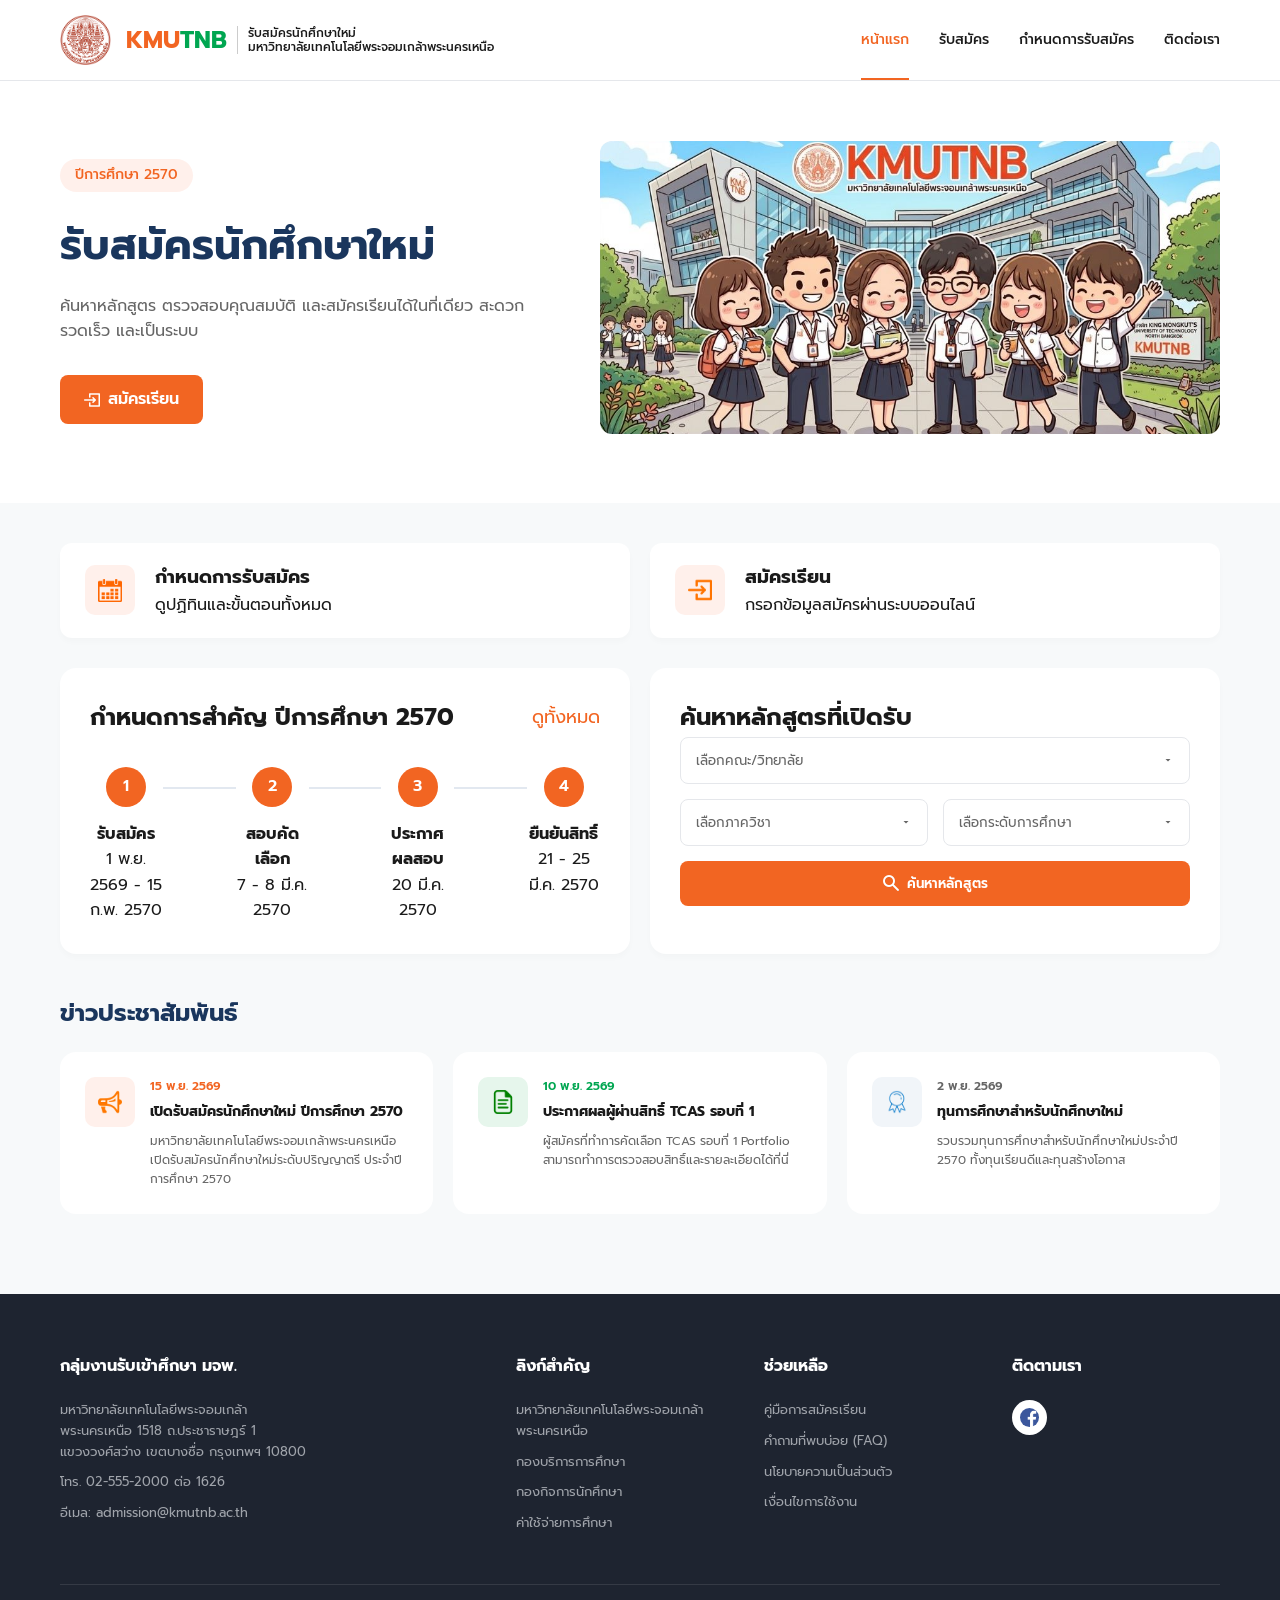
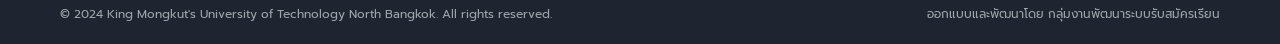
<file: index.html>
<!DOCTYPE html>
<html lang="th">
<head>
    <meta charset="UTF-8">
    <meta name="viewport" content="width=device-width, initial-scale=1.0">
    <title>KMUTNB - รับสมัครนักศึกษาใหม่</title>
    
    <!-- เรียกใช้ฟอนต์ Prompt จาก Google -->
    <link href="https://fonts.googleapis.com/css2?family=Prompt:wght@300;400;500;600;700&display=swap" rel="stylesheet">
    
    <!-- ไฟล์ CSS ของเรา -->
    <link rel="stylesheet" href="css/style.css">
</head>
<body>
    <!-- ================= ส่วนที่ 1: แถบเมนูด้านบน (Header) ================= -->
    <header class="header-menu">
        <div class="container container-header">
            <!-- ส่วนโลโก้ -->
            <div class="logo-box">
                <img src="./images/logo_kmutnb.png" alt="โลโก้ มจพ" class="logo-image">
                <div class="logo-text">
                    <span class="text-orange-large">KMU<span class="text-green-large">TNB</span></span>
                    <div class="text-thai-small">
                        <span>รับสมัครนักศึกษาใหม่</span>
                        <span>มหาวิทยาลัยเทคโนโลยีพระจอมเกล้าพระนครเหนือ</span>
                    </div>
                </div>
            </div>
            
            <!-- ส่วนลิงก์เมนู -->
            <nav class="menu-links">
                <ul>
                    <li><a href="./index.html" class="active">หน้าแรก</a></li>
                    <li><a href="./login.html">รับสมัคร</a></li>
                    <li><a href="./schedule.html">กำหนดการรับสมัคร</a></li>
                    <li><a href="./cont.html">ติดต่อเรา</a></li>
                </ul>
            </nav>
        </div>

    </header>

    <!-- ================= ส่วนที่ 2: แบนเนอร์รูปภาพด้านบน ================= -->
    <section class="banner-section container">
        <!-- ข้อความฝั่งซ้าย -->
        <div class="banner-text">
            <div class="tag-year">ปีการศึกษา 2570</div>
            <h1>รับสมัครนักศึกษาใหม่</h1>
            <p>ค้นหาหลักสูตร ตรวจสอบคุณสมบัติ และสมัครเรียนได้ในที่เดียว สะดวก รวดเร็ว และเป็นระบบ</p>
            
            <a href="./login.html" class="button-orange">
                <!-- เปลี่ยนจากไอคอน FontAwesome เป็นรูปภาพ -->
                <img src="./images/signin.png" alt="icon" class="icon-small"> 
                สมัครเรียน
            </a>
        </div>
        
        <!-- รูปภาพฝั่งขวา -->
        <div class="banner-image">
            <img src="./images/kmutnbAI.png" alt="ภาพตัวการ์ตูนนักศึกษา">
        </div>
    </section>

    <!-- ================= พื้นหลังสีเทาอ่อนสำหรับเนื้อหาหลัก ================= -->
    <div class="background-gray">
        <div class="container">
            
            <!-- ================= ส่วนที่ 3: ปุ่มเมนูด่วน 2 ปุ่ม (Quick Actions) ================= -->
            <div class="quick-menu-row">
                <!-- ปุ่มที่ 1 -->
                <a href="./schedule.html" class="box-quick-menu">
                    <div class="icon-box bg-orange-light">
                        <!-- เปลี่ยนเป็นรูปภาพไอคอนปฏิทิน -->
                        <img src="./images/calander-icon.png" alt="ปฏิทิน" class="icon-image">
                    </div>
                    <div class="text-quick-menu">
                        <h3>กำหนดการรับสมัคร</h3>
                        <p>ดูปฏิทินและขั้นตอนทั้งหมด</p>
                    </div>
                </a>
                
                <!-- ปุ่มที่ 2 -->
                <a href="./login.html" class="box-quick-menu">
                    <div class="icon-box bg-orange-light">
                        <!-- เปลี่ยนเป็นรูปภาพไอคอนแก้ไข/สมัคร -->
                        <img src="./images/signin2.png" alt="สมัครเรียน" class="icon-image">
                    </div>
                    <div class="text-quick-menu">
                        <h3>สมัครเรียน</h3>
                        <p>กรอกข้อมูลสมัครผ่านระบบออนไลน์</p>
                    </div>
                </a>
            </div>

            <!-- ================= ส่วนที่ 4: กล่องข้อมูลหลัก (ไทม์ไลน์ + ค้นหา) ================= -->
            <div class="main-content-row">
                
                <!-- 4.1 กล่องไทม์ไลน์กำหนดการ -->
                <div class="box-content box-timeline">
                    <div class="box-header">
                        <h2>กำหนดการสำคัญ ปีการศึกษา 2570</h2>
                        <a href="./schedule.html" class="link-orange-text">ดูทั้งหมด</a>
                    </div>
                    
                    <div class="timeline-steps">
                        <!-- ขั้นตอนที่ 1 -->
                        <div class="step-item">
                            <div class="circle-number active">1</div>
                            <h4>รับสมัคร</h4>
                            <p>1 พ.ย. 2569 - 15 ก.พ. 2570</p>
                        </div>
                        <div class="line-connect"></div>
                        <!-- ขั้นตอนที่ 2 -->
                        <div class="step-item">
                            <div class="circle-number active">2</div>
                            <h4>สอบคัดเลือก</h4>
                            <p>7 - 8 มี.ค. 2570</p>
                        </div>
                        <div class="line-connect"></div>
                        <!-- ขั้นตอนที่ 3 -->
                        <div class="step-item">
                            <div class="circle-number active">3</div>
                            <h4>ประกาศผลสอบ</h4>
                            <p>20 มี.ค. 2570</p>
                        </div>
                        <div class="line-connect"></div>
                        <!-- ขั้นตอนที่ 4 -->
                        <div class="step-item">
                            <div class="circle-number active">4</div>
                            <h4>ยืนยันสิทธิ์</h4>
                            <p>21 - 25 มี.ค. 2570</p>
                        </div>
                    </div>
                </div>

                <!-- 4.2 กล่องค้นหาหลักสูตร -->
                <div class="box-content box-search">
                    <h2>ค้นหาหลักสูตรที่เปิดรับ</h2>
                    <form action="#" class="form-search">
                        <div class="input-group">
                            <select name="faculty">
                                <option value="">เลือกคณะ/วิทยาลัย</option>
                                <option value="">คณะวิศกรรมศาสตร์</option>
                                <option value="">คณะครุศาสตร์อุตหกรรม</option>
                                <option value="">วิทยาลัยเทคโนโลยีอุตสาหกรรม</option>
                                <option value="">คณะวิทยาศาสตร์ประยุกต์</option>
                                <option value="">คณะอุตหกรรมเกษรตรดิจิทัล</option>
                                <option value="">คณะเทคโนโลยีการจัดการอุตสาหกรรม</option>
                                <option value="">คณะเทคโนโลยีสารสนเทศและนวัตกรรมดิจิทัล</option>
                                <option value="">คณะศิลปศาสตร์ประยุกต์</option>
                                <option value="">บัณฑิตวิทยาลัยวิศวกรรมศาสตร์นานาชาติสิรินธร ไทย-เยอรมัน</option>
                                <option value="">บัณฑิตวิทยาลัย</option>
                                <option value="">คณะสถาปัตยกรรมและการออกแบบ</option>
                                <option value="">คณะวิทยาศาสตร์ พลังงานและสิ่งแวดล้อม</option>
                                <option value="">คณะบริหารธุรกิจ</option>
                                <option value="">วิทยาลัยนานาชาติ</option>
                                <option value="">คณะพัฒนาธุรกิจและอุตสาหกรรม</option>
                                <option value="">คณะบริหารธุรกิจและอุตสาหกรรมบริการ</option>
                                <option value="">อุทยานเทคโนโลยี มจพ. </option>
                            </select>
                        </div>
                        <div class="input-row">
                            <div class="input-group half">
                                <select name="department">
                                    <option value="">เลือกภาควิชา</option>
                                    <option value="">วิศวกรรมการผลิตและหุ่นยนต์</option>
                                    <option value="">วิศวกรรมไฟฟ้าและคอมพิวเตอร์</option>
                                    <option value="">วิศวกรรมเคมี</option>
                                    <option value="">วิศวกรรมขนถ่ายวัสดุและโลจิสติกส์</option>
                                    <option value="">วิศวกรรมเครื่องมือวัดและพลังงานไฟฟ้า</option>
                                    <option value="">วิศวกรรมโยธา</option>
                                    <option value="">วิศวกรรมอุตสากร</option>
                                </select>
                            </div>
                            <div class="input-group half">
                                <select name="level">
                                    <option value="">เลือกระดับการศึกษา</option>
                                    <option value="">ประกาศนียบัตรวิชาชีพ</option>
                                    <option value="">ประกาศนียบัตรวิชาชีพชั้นสูง</option>
                                    <option value="">อนุปริญญา</option>
                                    <option value="">ปริญญาตรี 4 ปี / 5 ปี</option>
                                    <option value="">ปริญญาตรีต่อนเนื่อง 2-3 ปี</option>
                                    <option value="">ปริญญาตรีเทียบโอน 2-3 ปี</option>
                                    <option value="">ประกาศนียบัตรบัณฑิต</option>
                                    <option value="">ปริญญาโท</option>
                                    <option value="">ปริญญาเอก</option>
                                </select>
                            </div>
                        </div>
                        <button type="submit" class="button-orange button-full">
                            <img src="./images/search.png" alt="ค้นหา" class="icon-small"> ค้นหาหลักสูตร
                        </button>
                    </form>
                </div>
                
            </div>

            <!-- ================= ส่วนที่ 5: ข่าวประชาสัมพันธ์ ================= -->
            <div class="news-section">
                <h2>ข่าวประชาสัมพันธ์</h2>
                <div class="news-row">
                    
                    <!-- ข่าวที่ 1 -->
                    <div class="box-news">
                        <div class="icon-box bg-orange-light">
                            <!-- ไอคอนโทรโข่ง -->
                            <img src="./images/megaphone.png" alt="ข่าว" class="icon-image">
                        </div>
                        <div class="news-text">
                            <span class="news-date text-orange">15 พ.ย. 2569</span>
                            <h4>เปิดรับสมัครนักศึกษาใหม่ ปีการศึกษา 2570</h4>
                            <p>มหาวิทยาลัยเทคโนโลยีพระจอมเกล้าพระนครเหนือ เปิดรับสมัครนักศึกษาใหม่ระดับปริญญาตรี ประจำปีการศึกษา 2570</p>
                        </div>
                    </div>
                    
                    <!-- ข่าวที่ 2 -->
                    <div class="box-news">
                        <div class="icon-box bg-green-light">
                            <!-- ไอคอนเอกสาร -->
                            <img src="./images/document.png" alt="เอกสาร" class="icon-image">
                        </div>
                        <div class="news-text">
                            <span class="news-date text-green">10 พ.ย. 2569</span>
                            <h4>ประกาศผลผู้ผ่านสิทธิ์ TCAS รอบที่ 1</h4>
                            <p>ผู้สมัครที่ทำการคัดเลือก TCAS รอบที่ 1 Portfolio สามารถทำการตรวจสอบสิทธิ์และรายละเอียดได้ที่นี่</p>
                        </div>
                    </div>
                    
                    <!-- ข่าวที่ 3 -->
                    <div class="box-news">
                        <div class="icon-box bg-gray-light">
                            <!-- ไอคอนเหรียญรางวัล -->
                            <img src="./images/award-icon.png" alt="ทุนการศึกษา" class="icon-image">
                        </div>
                        <div class="news-text">
                            <span class="news-date text-gray">2 พ.ย. 2569</span>
                            <h4>ทุนการศึกษาสำหรับนักศึกษาใหม่</h4>
                            <p>รวบรวมทุนการศึกษาสำหรับนักศึกษาใหม่ประจำปี 2570 ทั้งทุนเรียนดีและทุนสร้างโอกาส</p>
                        </div>
                    </div>
                    
                </div>
            </div>

        </div>
    </div>

    <!-- ================= ส่วนที่ 6: ด้านล่างสุดของเว็บ (Footer) ================= -->
    <footer class="footer-section">
        <div class="container footer-columns">
            <div class="footer-col info-col">
                <h3>กลุ่มงานรับเข้าศึกษา มจพ.</h3>
                <p>มหาวิทยาลัยเทคโนโลยีพระจอมเกล้า<br>พระนครเหนือ 1518 ถ.ประชาราษฎร์ 1<br>แขวงวงศ์สว่าง เขตบางซื่อ กรุงเทพฯ 10800</p>
                <p>โทร. 02-555-2000 ต่อ 1626</p>
                <p>อีเมล: admission@kmutnb.ac.th</p>
            </div>
            <div class="footer-col">
                <h3>ลิงก์สำคัญ</h3>
                <ul>
                    <p><a href="https://www.kmutnb.ac.th/" target="_blank" rel="noopener noreferrer"> มหาวิทยาลัยเทคโนโลยีพระจอมเกล้าพระนครเหนือ </a></p>
                    <p><a href="https://acdserv.kmutnb.ac.th/" target="_blank" rel="noopener noreferrer">กองบริการการศึกษา</a></p>
                    <p><a href="https://sa.op.kmutnb.ac.th/" target="_blank" rel="noopener noreferrer">กองกิจการนักศึกษา</a></p>
                    <p><a href="https://reg.kmutnb.ac.th/registrar/applogin" target="_blank" rel="noopener noreferrer">ค่าใช้จ่ายการศึกษา</a></p>
                </ul>
            </div>
            <div class="footer-col">
                <h3>ช่วยเหลือ</h3>
                <ul>
                    <p>คู่มือการสมัครเรียน</p>
                    <p>คำถามที่พบบ่อย (FAQ)</p>
                    <p>นโยบายความเป็นส่วนตัว</p>
                    <p>เงื่อนไขการใช้งาน</p>
                </ul>
            </div>
            <div class="footer-col">
                <h3>ติดตามเรา</h3>
                <div class="social-icons">
                    <!-- ไอคอน Social เป็นรูปภาพ -->
                    <a href="https://www.facebook.com/admission.kmutnb" target="_blank" rel="noopener noreferrer"><img src="./images/Facebook_logo.png" alt="Facebook"></a>
                </div>
            </div>
        </div>
        <div class="container">
            <div class="footer-copyright">
                <p>© 2024 King Mongkut's University of Technology North Bangkok. All rights reserved.</p>
                <p>ออกแบบและพัฒนาโดย กลุ่มงานพัฒนาระบบรับสมัครเรียน</p>
            </div>
        </div>
    </footer>

</body>
</html>
</file>
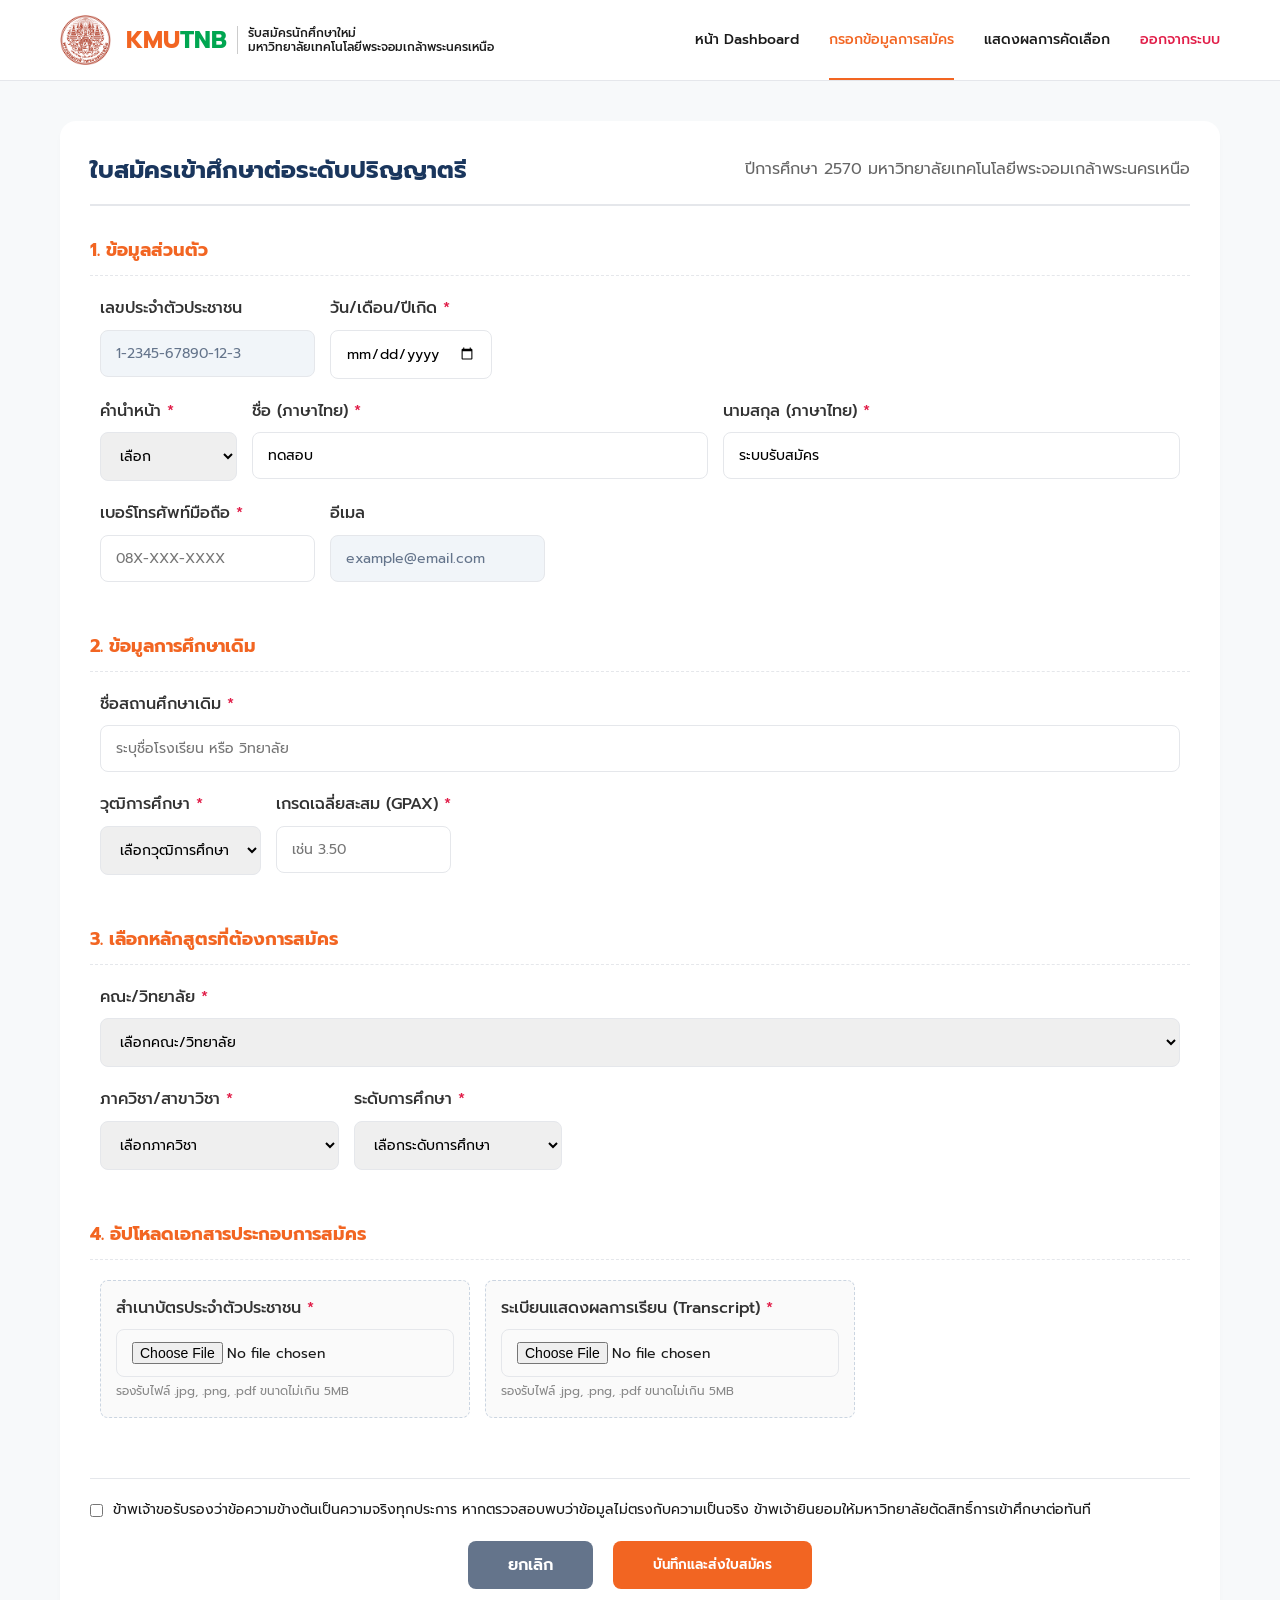
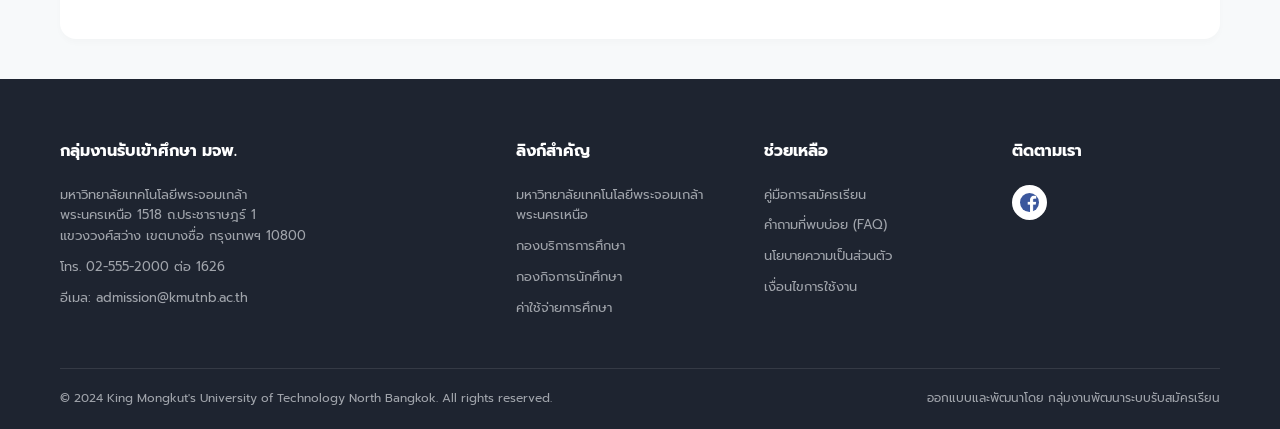
<file: application.html>
<!DOCTYPE html>
<html lang="th">
<head>
    <meta charset="UTF-8">
    <meta name="viewport" content="width=device-width, initial-scale=1.0">
    <title>กรอกข้อมูลการสมัคร - KMUTNB</title>
    <link href="https://fonts.googleapis.com/css2?family=Prompt:wght@300;400;500;600;700&display=swap" rel="stylesheet">
    <link rel="stylesheet" href="css/style.css">
</head>
<body>
    <!-- ================= แถบเมนูด้านบน (Header - โหมดผู้ใช้งาน) ================= -->
    <header class="header-menu">
        <div class="container container-header">
            <!-- ส่วนโลโก้ -->
            <div class="logo-box">
                <img src="./images/logo_kmutnb.png" alt="โลโก้ มจพ" class="logo-image">
                <div class="logo-text">
                    <span class="text-orange-large">KMU<span class="text-green-large">TNB</span></span>
                    <div class="text-thai-small">
                        <span>รับสมัครนักศึกษาใหม่</span>
                        <span>มหาวิทยาลัยเทคโนโลยีพระจอมเกล้าพระนครเหนือ</span>
                    </div>
                </div>
            </div>
            
            <!-- ส่วนลิงก์เมนู (เมนูของ User) -->
            <nav class="menu-links">
                <ul>
                    <li><a href="./dashboard.html">หน้า Dashboard</a></li>
                    <!-- ย้าย class="active" มาไว้ที่หน้ากรอกข้อมูล -->
                    <li><a href="./application.html" class="active">กรอกข้อมูลการสมัคร</a></li>
                    <li><a href="./results.html">แสดงผลการคัดเลือก</a></li>
                    <!-- ปุ่มออกจากระบบ -->
                    <li><a href="./index.html" class="text-red">ออกจากระบบ</a></li>
                </ul>
            </nav>
        </div>
    </header>

    <!-- ================= ส่วนเนื้อหาฟอร์มการสมัคร ================= -->
    <div class="background-gray" style="flex: 1; padding: 40px 0;">
        <div class="container">
            
            <div class="box-content">
                <div class="box-header" style="border-bottom: 2px solid var(--color-border); padding-bottom: 15px; margin-bottom: 30px;">
                    <h2 style="font-size: 24px; color: #1a365d;">ใบสมัครเข้าศึกษาต่อระดับปริญญาตรี</h2>
                    <p style="color: var(--color-text-gray);">ปีการศึกษา 2570 มหาวิทยาลัยเทคโนโลยีพระจอมเกล้าพระนครเหนือ</p>
                </div>

                <form action="./dashboard.html">
                    
                    <!-- ส่วนที่ 1: ข้อมูลส่วนตัว -->
                    <h3 class="section-title">1. ข้อมูลส่วนตัว</h3>
                    <div class="form-section">
                        <div class="input-row">
                            <div class="form-group-vertical half">
                                <label>เลขประจำตัวประชาชน</label>
                                <input type="text" class="input-field bg-gray-disabled" value="1-2345-67890-12-3" readonly>
                            </div>
                            <div class="form-group-vertical half">
                                <label>วัน/เดือน/ปีเกิด <span class="text-red">*</span></label>
                                <input type="date" class="input-field" required>
                            </div>
                        </div>
                        <div class="input-row">
                            <div class="form-group-vertical" style="flex: 0.3;">
                                <label>คำนำหน้า <span class="text-red">*</span></label>
                                <select class="input-field" required>
                                    <option value="">เลือก</option>
                                    <option value="นาย">นาย</option>
                                    <option value="นางสาว">นางสาว</option>
                                </select>
                            </div>
                            <div class="form-group-vertical" style="flex: 1;">
                                <label>ชื่อ (ภาษาไทย) <span class="text-red">*</span></label>
                                <input type="text" class="input-field" value="ทดสอบ" required>
                            </div>
                            <div class="form-group-vertical" style="flex: 1;">
                                <label>นามสกุล (ภาษาไทย) <span class="text-red">*</span></label>
                                <input type="text" class="input-field" value="ระบบรับสมัคร" required>
                            </div>
                        </div>
                        <div class="input-row">
                            <div class="form-group-vertical half">
                                <label>เบอร์โทรศัพท์มือถือ <span class="text-red">*</span></label>
                                <input type="tel" class="input-field" placeholder="08X-XXX-XXXX" required>
                            </div>
                            <div class="form-group-vertical half">
                                <label>อีเมล</label>
                                <input type="email" class="input-field bg-gray-disabled" value="example@email.com" readonly>
                            </div>
                        </div>
                    </div>

                    <!-- ส่วนที่ 2: ข้อมูลการศึกษาเดิม -->
                    <h3 class="section-title">2. ข้อมูลการศึกษาเดิม</h3>
                    <div class="form-section">
                        <div class="form-group-vertical">
                            <label>ชื่อสถานศึกษาเดิม <span class="text-red">*</span></label>
                            <input type="text" class="input-field" placeholder="ระบุชื่อโรงเรียน หรือ วิทยาลัย" required>
                        </div>
                        <div class="input-row">
                            <div class="form-group-vertical half">
                                <label>วุฒิการศึกษา <span class="text-red">*</span></label>
                                <select class="input-field" required>
                                    <option value="">เลือกวุฒิการศึกษา</option>
                                    <option value="ม.6">มัธยมศึกษาปีที่ 6</option>
                                    <option value="ปวช">ปวช.</option>
                                    <option value="ปวส">ปวส.</option>
                                </select>
                            </div>
                            <div class="form-group-vertical half">
                                <label>เกรดเฉลี่ยสะสม (GPAX) <span class="text-red">*</span></label>
                                <input type="number" class="input-field" step="0.01" min="0" max="4" placeholder="เช่น 3.50" required>
                            </div>
                        </div>
                    </div>

                    <!-- ส่วนที่ 3: เลือกหลักสูตรที่ต้องการสมัคร -->
                    <h3 class="section-title">3. เลือกหลักสูตรที่ต้องการสมัคร</h3>
                    <div class="form-section">
                        <div class="form-group-vertical">
                            <label>คณะ/วิทยาลัย <span class="text-red">*</span></label>
                            <select class="input-field" required>
                                <option value="">เลือกคณะ/วิทยาลัย</option>
                                <option value="eng">คณะวิศวกรรมศาสตร์</option>
                                <option value="cit">คณะครุศาสตร์อุตสาหกรรม</option>
                                <option value="sci">คณะวิทยาศาสตร์ประยุกต์</option>
                                <option value="fitm">คณะเทคโนโลยีและการจัดการอุตสาหกรรม</option>
                            </select>
                        </div>
                        <div class="input-row">
                            <div class="form-group-vertical half">
                                <label>ภาควิชา/สาขาวิชา <span class="text-red">*</span></label>
                                <select class="input-field" required>
                                    <option value="">เลือกภาควิชา</option>
                                    <option value="1">วิศวกรรมการผลิตและหุ่นยนต์</option>
                                    <option value="2">วิศวกรรมไฟฟ้าและคอมพิวเตอร์</option>
                                    <option value="3">วิศวกรรมโยธา</option>
                                </select>
                            </div>
                            <div class="form-group-vertical half">
                                <label>ระดับการศึกษา <span class="text-red">*</span></label>
                                <select class="input-field" required>
                                    <option value="">เลือกระดับการศึกษา</option>
                                    <option value="bachelor">ปริญญาตรี 4 ปี</option>
                                    <option value="bachelor-con">ปริญญาตรีต่อเนื่อง 2-3 ปี</option>
                                </select>
                            </div>
                        </div>
                    </div>

                    <!-- ส่วนที่ 4: อัปโหลดเอกสาร -->
                    <h3 class="section-title">4. อัปโหลดเอกสารประกอบการสมัคร</h3>
                    <div class="form-section">
                        <div class="input-row">
                            <div class="form-group-vertical half file-upload-box">
                                <label>สำเนาบัตรประจำตัวประชาชน <span class="text-red">*</span></label>
                                <input type="file" class="input-field" accept=".jpg, .png, .pdf" required>
                                <span class="text-helper">รองรับไฟล์ .jpg, .png, .pdf ขนาดไม่เกิน 5MB</span>
                            </div>
                            <div class="form-group-vertical half file-upload-box">
                                <label>ระเบียนแสดงผลการเรียน (Transcript) <span class="text-red">*</span></label>
                                <input type="file" class="input-field" accept=".jpg, .png, .pdf" required>
                                <span class="text-helper">รองรับไฟล์ .jpg, .png, .pdf ขนาดไม่เกิน 5MB</span>
                            </div>
                        </div>
                    </div>

                    <!-- ยอมรับเงื่อนไขและปุ่มส่ง -->
                    <div style="margin: 40px 0 20px 0; border-top: 1px solid var(--color-border); padding-top: 20px;">
                        <label class="checkbox-label" style="margin-bottom: 20px; display: flex; align-items: flex-start; gap: 10px;">
                            <input type="checkbox" required style="margin-top: 5px;"> 
                            <span>ข้าพเจ้าขอรับรองว่าข้อความข้างต้นเป็นความจริงทุกประการ หากตรวจสอบพบว่าข้อมูลไม่ตรงกับความเป็นจริง ข้าพเจ้ายินยอมให้มหาวิทยาลัยตัดสิทธิ์การเข้าศึกษาต่อทันที</span>
                        </label>
                        
                        <div class="input-row" style="justify-content: center; gap: 20px;">
                            <button type="button" class="button-brown" style="background-color: #64748b; padding: 12px 40px;" onclick="window.location.href='./dashboard.html'">ยกเลิก</button>
                            <button type="submit" class="button-orange" style="padding: 12px 40px;">บันทึกและส่งใบสมัคร</button>
                        </div>
                    </div>

                </form>
            </div>
        </div>
    </div>

    <!-- ================= Footer ================= -->
    <footer class="footer-section">
        <div class="container footer-columns">
            <div class="footer-col info-col">
                <h3>กลุ่มงานรับเข้าศึกษา มจพ.</h3>
                <p>มหาวิทยาลัยเทคโนโลยีพระจอมเกล้า<br>พระนครเหนือ 1518 ถ.ประชาราษฎร์ 1<br>แขวงวงศ์สว่าง เขตบางซื่อ กรุงเทพฯ 10800</p>
                <p>โทร. 02-555-2000 ต่อ 1626</p>
                <p>อีเมล: admission@kmutnb.ac.th</p>
            </div>
            <div class="footer-col">
                <h3>ลิงก์สำคัญ</h3>
                <ul>
                    <p><a href="https://www.kmutnb.ac.th/" target="_blank" rel="noopener noreferrer"> มหาวิทยาลัยเทคโนโลยีพระจอมเกล้าพระนครเหนือ </a></p>
                    <p><a href="https://acdserv.kmutnb.ac.th/" target="_blank" rel="noopener noreferrer">กองบริการการศึกษา</a></p>
                    <p><a href="https://sa.op.kmutnb.ac.th/" target="_blank" rel="noopener noreferrer">กองกิจการนักศึกษา</a></p>
                    <p><a href="https://reg.kmutnb.ac.th/registrar/applogin" target="_blank" rel="noopener noreferrer">ค่าใช้จ่ายการศึกษา</a></p>
                </ul>
            </div>
            <div class="footer-col">
                <h3>ช่วยเหลือ</h3>
                <ul>
                    <p>คู่มือการสมัครเรียน</p>
                    <p>คำถามที่พบบ่อย (FAQ)</p>
                    <p>นโยบายความเป็นส่วนตัว</p>
                    <p>เงื่อนไขการใช้งาน</p>
                </ul>
            </div>
            <div class="footer-col">
                <h3>ติดตามเรา</h3>
                <div class="social-icons">
                    <a href="https://www.facebook.com/admission.kmutnb" target="_blank" rel="noopener noreferrer"><img src="./images/Facebook_logo.png" alt="Facebook"></a>
                </div>
            </div>
        </div>
        <div class="container">
            <div class="footer-copyright">
                <p>© 2024 King Mongkut's University of Technology North Bangkok. All rights reserved.</p>
                <p>ออกแบบและพัฒนาโดย กลุ่มงานพัฒนาระบบรับสมัครเรียน</p>
            </div>
        </div>
    </footer>

</body>
</html>
</file>
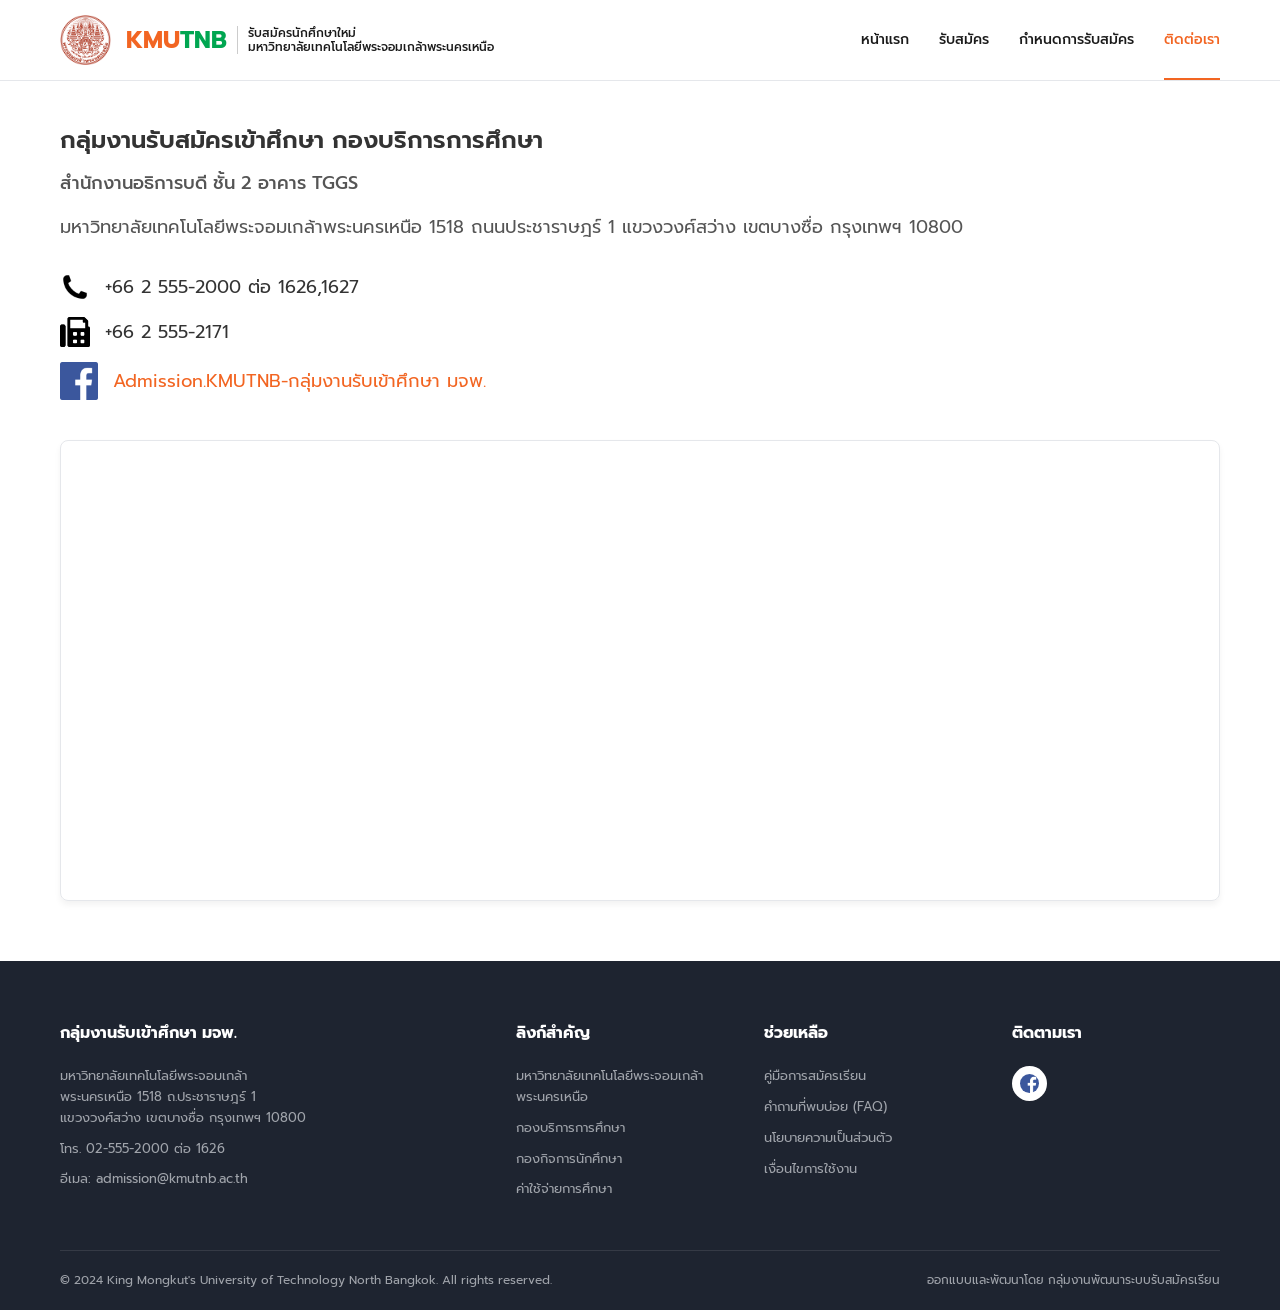
<file: cont.html>
<!DOCTYPE html>
<html lang="th">
<head>
    <meta charset="UTF-8">
    <meta name="viewport" content="width=device-width, initial-scale=1.0">
    <title>ติดต่อเรา - KMUTNB</title>
    <link href="https://fonts.googleapis.com/css2?family=Prompt:wght@300;400;500;600;700&display=swap" rel="stylesheet">
    <link rel="stylesheet" href="css/style.css">
</head>
<body>
    <!-- ================= แถบเมนูด้านบน (Header) ================= -->
    <header class="header-menu">
        <div class="container container-header">
            <div class="logo-box">
                <img src="./images/logo_kmutnb.png" alt="โลโก้ มจพ" class="logo-image">
                <div class="logo-text">
                    <span class="text-orange-large">KMU<span class="text-green-large">TNB</span></span>
                    <div class="text-thai-small">
                        <span>รับสมัครนักศึกษาใหม่</span>
                        <span>มหาวิทยาลัยเทคโนโลยีพระจอมเกล้าพระนครเหนือ</span>
                    </div>
                </div>
            </div>
            
           <nav class="menu-links">
                <ul>
                    <li><a href="./index.html">หน้าแรก</a></li>
                    <li><a href="./login.html">รับสมัคร</a></li>
                    <li><a href="./schedule.html">กำหนดการรับสมัคร</a></li>
                    <li><a href="./cont.html" class="active">ติดต่อเรา</a></li>
                </ul>
            </nav>
        </div>
    </header>

    <!-- ================= ส่วนเนื้อหาหน้าติดต่อเรา ================= -->
    <div class="contact-wrapper container">
        
        <!-- 1. ส่วนข้อมูลข้อความ -->
        <div class="contact-info">
            <h2 class="contact-heading">กลุ่มงานรับสมัครเข้าศึกษา กองบริการการศึกษา</h2>
            <p class="contact-subheading">สำนักงานอธิการบดี ชั้น 2 อาคาร TGGS</p>
            <p class="contact-address">มหาวิทยาลัยเทคโนโลยีพระจอมเกล้าพระนครเหนือ 1518 ถนนประชาราษฎร์ 1 แขวงวงศ์สว่าง เขตบางซื่อ กรุงเทพฯ 10800</p>
            
            <!-- รายการเบอร์โทรและโซเชียล -->
            <div class="contact-methods">
                <div class="contact-item">
                    <!-- ใช้รูปไอคอน หรือถ้าไม่มีให้ใช้ SVG แทนได้ -->
                    <img src="./images/telephone-icon.png" alt="โทรศัพท์" class="contact-icon">
                    <span>+66 2 555-2000 ต่อ 1626,1627</span>
                </div>
                <div class="contact-item">
                    <img src="./images/fax.png" alt="แฟกซ์" class="contact-icon">
                    <span>+66 2 555-2171</span>
                </div>
                <div class="contact-item">
                    <img src="./images/Facebook_logo.png" alt="Facebook" class="contact-icon fb-icon">
                    <a href="https://www.facebook.com/admission.kmutnb" target="_blank" rel="noopener noreferrer" target="_blank" class="link-orange-text">Admission.KMUTNB-กลุ่มงานรับเข้าศึกษา มจพ.</a>
                </div>
            </div>
        </div>

        <!-- 2. ส่วนแผนที่ Google Maps -->
        <div class="contact-map">
            <!-- โค้ด iframe ดึงแผนที่จาก Google Maps ตรงๆ -->
           <iframe src="https://www.google.com/maps/embed?pb=!1m18!1m12!1m3!1d3874.336020997684!2d100.51412789999999!3d13.8188503!2m3!1f0!2f0!3f0!3m2!1i1024!2i768!4f13.1!3m3!1m2!1s0x30e29b9bc62c08f5%3A0xa7082ce4308e41a4![base64]!5e0!3m2!1sth!2sth!4v1790412896878!5m2!1sth!2sth" width="100%" height="450" style="border:0;" allowfullscreen="" loading="lazy" referrerpolicy="no-referrer-when-downgrade"></iframe>
        </div>

    </div>

    <!-- ================= Footer ================= -->
    <footer class="footer-section">
        <div class="container footer-columns">
            <div class="footer-col info-col">
                <h3>กลุ่มงานรับเข้าศึกษา มจพ.</h3>
                <p>มหาวิทยาลัยเทคโนโลยีพระจอมเกล้า<br>พระนครเหนือ 1518 ถ.ประชาราษฎร์ 1<br>แขวงวงศ์สว่าง เขตบางซื่อ กรุงเทพฯ 10800</p>
                <p>โทร. 02-555-2000 ต่อ 1626</p>
                <p>อีเมล: admission@kmutnb.ac.th</p>
            </div>
            <div class="footer-col">
                <h3>ลิงก์สำคัญ</h3>
                <ul>
                    <p><a href="https://www.kmutnb.ac.th/" target="_blank" rel="noopener noreferrer"> มหาวิทยาลัยเทคโนโลยีพระจอมเกล้าพระนครเหนือ </a></p>
                    <p><a href="https://acdserv.kmutnb.ac.th/" target="_blank" rel="noopener noreferrer">กองบริการการศึกษา</a></p>
                    <p><a href="https://sa.op.kmutnb.ac.th/" target="_blank" rel="noopener noreferrer">กองกิจการนักศึกษา</a></p>
                    <p><a href="https://reg.kmutnb.ac.th/registrar/applogin" target="_blank" rel="noopener noreferrer">ค่าใช้จ่ายการศึกษา</a></p>
                </ul>
            </div>
            <div class="footer-col">
                <h3>ช่วยเหลือ</h3>
                <ul>
                    <p>คู่มือการสมัครเรียน</p>
                    <p>คำถามที่พบบ่อย (FAQ)</p>
                    <p>นโยบายความเป็นส่วนตัว</p>
                    <p>เงื่อนไขการใช้งาน</p>
                </ul>
            </div>
            <div class="footer-col">
                <h3>ติดตามเรา</h3>
                <div class="social-icons">
                    <!-- ไอคอน Social เป็นรูปภาพ -->
                    <a href="https://www.facebook.com/admission.kmutnb" target="_blank" rel="noopener noreferrer"><img src="./images/Facebook_logo.png" alt="Facebook"></a>
                </div>
            </div>
        </div>
        <div class="container">
            <div class="footer-copyright">
                <p>© 2024 King Mongkut's University of Technology North Bangkok. All rights reserved.</p>
                <p>ออกแบบและพัฒนาโดย กลุ่มงานพัฒนาระบบรับสมัครเรียน</p>
            </div>
        </div>
    </footer>

</body>
</html>
</file>
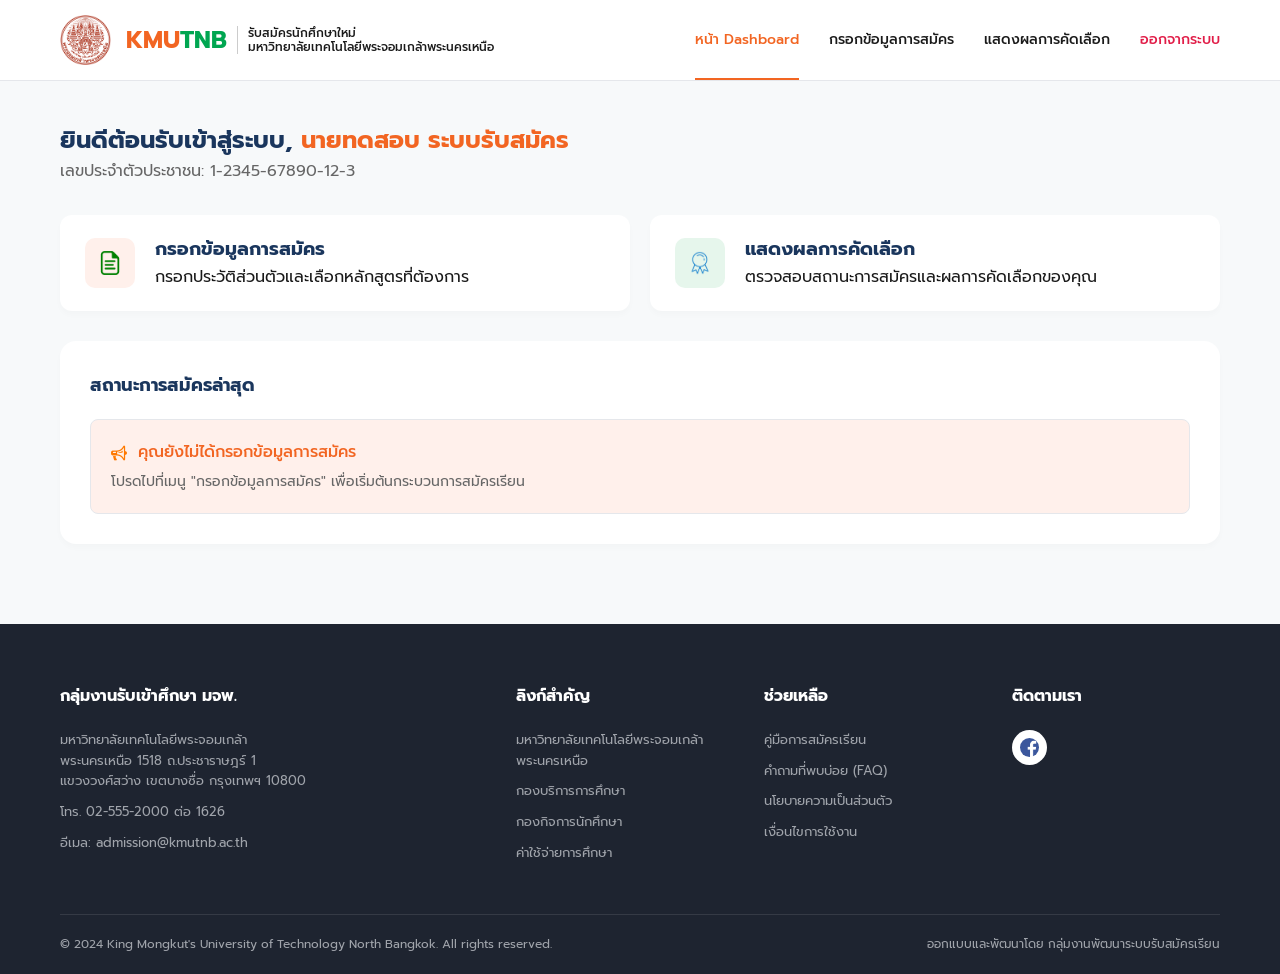
<file: dashboard.html>
<!DOCTYPE html>
<html lang="th">
<head>
    <meta charset="UTF-8">
    <meta name="viewport" content="width=device-width, initial-scale=1.0">
    <title>Dashboard ผู้ใช้งาน - KMUTNB</title>
    <link href="https://fonts.googleapis.com/css2?family=Prompt:wght@300;400;500;600;700&display=swap" rel="stylesheet">
    <link rel="stylesheet" href="css/style.css">
</head>
<body>
    <!-- ================= แถบเมนูด้านบน (Header - โหมดผู้ใช้งาน) ================= -->
    <header class="header-menu">
        <div class="container container-header">
            <!-- ส่วนโลโก้ -->
            <div class="logo-box">
                <img src="./images/logo_kmutnb.png" alt="โลโก้ มจพ" class="logo-image">
                <div class="logo-text">
                    <span class="text-orange-large">KMU<span class="text-green-large">TNB</span></span>
                    <div class="text-thai-small">
                        <span>รับสมัครนักศึกษาใหม่</span>
                        <span>มหาวิทยาลัยเทคโนโลยีพระจอมเกล้าพระนครเหนือ</span>
                    </div>
                </div>
            </div>
            
            <!-- ส่วนลิงก์เมนู (เปลี่ยนเป็นเมนูของ User) -->
            <nav class="menu-links">
                <ul>
                    <li><a href="./dashboard.html" class="active">หน้า Dashboard</a></li>
                    <li><a href="./application.html">กรอกข้อมูลการสมัคร</a></li>
                    <li><a href="./results.html">แสดงผลการคัดเลือก</a></li>
                    <!-- ปุ่มออกจากระบบ (กลับไปหน้า index) -->
                    <li><a href="./index.html" class="text-red">ออกจากระบบ</a></li>
                </ul>
            </nav>
        </div>
    </header>

    <!-- ================= พื้นหลังสีเทาอ่อนสำหรับเนื้อหา Dashboard ================= -->
    <div class="background-gray" style="flex: 1; padding-top: 40px;">
        <div class="container">
            
            <!-- ส่วนหัวทักทายผู้ใช้งาน -->
            <div style="margin-bottom: 30px;">
                <h2 style="color: #1a365d; font-size: 24px;">ยินดีต้อนรับเข้าสู่ระบบ, <span class="text-orange">นายทดสอบ ระบบรับสมัคร</span></h2>
                <p style="color: var(--color-text-gray);">เลขประจำตัวประชาชน: 1-2345-67890-12-3</p>
            </div>

            <!-- ================= ปุ่มเมนูด่วน (Quick Actions) ================= -->
            <div class="quick-menu-row">
                <!-- กล่องไปหน้ากรอกข้อมูลการสมัคร -->
                <a href="./application.html" class="box-quick-menu">
                    <div class="icon-box bg-orange-light">
                        <img src="./images/document.png" alt="กรอกข้อมูล" class="icon-image">
                    </div>
                    <div class="text-quick-menu">
                        <h3 style="color: #1a365d;">กรอกข้อมูลการสมัคร</h3>
                        <p>กรอกประวัติส่วนตัวและเลือกหลักสูตรที่ต้องการ</p>
                    </div>
                </a>
                
                <!-- กล่องไปหน้าผลการคัดเลือก -->
                <a href="./results.html" class="box-quick-menu">
                    <div class="icon-box bg-green-light">
                        <img src="./images/award-icon.png" alt="ผลคัดเลือก" class="icon-image">
                    </div>
                    <div class="text-quick-menu">
                        <h3 style="color: #1a365d;">แสดงผลการคัดเลือก</h3>
                        <p>ตรวจสอบสถานะการสมัครและผลการคัดเลือกของคุณ</p>
                    </div>
                </a>
            </div>

            <!-- ================= กล่องแสดงสถานะปัจจุบัน ================= -->
            <div class="box-content" style="margin-top: 20px;">
                <h3 style="color: #1a365d; margin-bottom: 20px; font-size: 18px;">สถานะการสมัครล่าสุด</h3>
                
                <div style="padding: 20px; border: 1px solid var(--color-border); border-radius: 8px; background-color: #fff0eb;">
                    <p style="font-weight: 500; color: var(--color-orange);"><img src="./images/megaphone.png" style="width: 16px; vertical-align: middle; margin-right: 5px;"> คุณยังไม่ได้กรอกข้อมูลการสมัคร</p>
                    <p style="font-size: 14px; color: var(--color-text-gray); margin-top: 5px;">โปรดไปที่เมนู "กรอกข้อมูลการสมัคร" เพื่อเริ่มต้นกระบวนการสมัครเรียน</p>
                </div>
            </div>

        </div>
    </div>

    <!-- ================= Footer ================= -->
    <footer class="footer-section">
        <div class="container footer-columns">
            <div class="footer-col info-col">
                <h3>กลุ่มงานรับเข้าศึกษา มจพ.</h3>
                <p>มหาวิทยาลัยเทคโนโลยีพระจอมเกล้า<br>พระนครเหนือ 1518 ถ.ประชาราษฎร์ 1<br>แขวงวงศ์สว่าง เขตบางซื่อ กรุงเทพฯ 10800</p>
                <p>โทร. 02-555-2000 ต่อ 1626</p>
                <p>อีเมล: admission@kmutnb.ac.th</p>
            </div>
            <div class="footer-col">
                <h3>ลิงก์สำคัญ</h3>
                <ul>
                    <p><a href="https://www.kmutnb.ac.th/" target="_blank" rel="noopener noreferrer"> มหาวิทยาลัยเทคโนโลยีพระจอมเกล้าพระนครเหนือ </a></p>
                    <p><a href="https://acdserv.kmutnb.ac.th/" target="_blank" rel="noopener noreferrer">กองบริการการศึกษา</a></p>
                    <p><a href="https://sa.op.kmutnb.ac.th/" target="_blank" rel="noopener noreferrer">กองกิจการนักศึกษา</a></p>
                    <p><a href="https://reg.kmutnb.ac.th/registrar/applogin" target="_blank" rel="noopener noreferrer">ค่าใช้จ่ายการศึกษา</a></p>
                </ul>
            </div>
            <div class="footer-col">
                <h3>ช่วยเหลือ</h3>
                <ul>
                    <p>คู่มือการสมัครเรียน</p>
                    <p>คำถามที่พบบ่อย (FAQ)</p>
                    <p>นโยบายความเป็นส่วนตัว</p>
                    <p>เงื่อนไขการใช้งาน</p>
                </ul>
            </div>
            <div class="footer-col">
                <h3>ติดตามเรา</h3>
                <div class="social-icons">
                    <a href="https://www.facebook.com/admission.kmutnb" target="_blank" rel="noopener noreferrer"><img src="./images/Facebook_logo.png" alt="Facebook"></a>
                </div>
            </div>
        </div>
        <div class="container">
            <div class="footer-copyright">
                <p>© 2024 King Mongkut's University of Technology North Bangkok. All rights reserved.</p>
                <p>ออกแบบและพัฒนาโดย กลุ่มงานพัฒนาระบบรับสมัครเรียน</p>
            </div>
        </div>
    </footer>

</body>
</html>
</file>
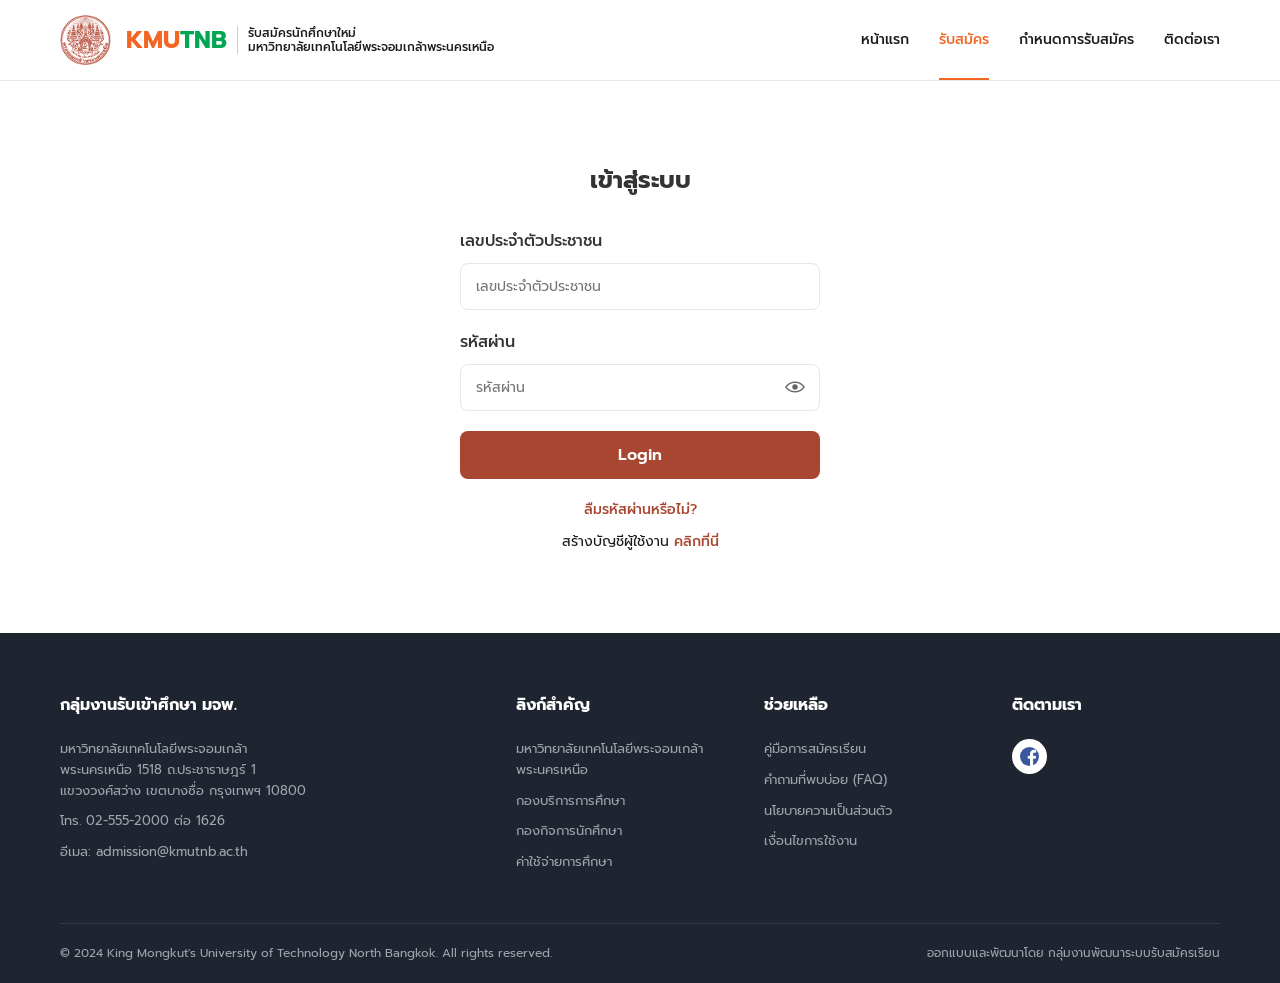
<file: login.html>
<!DOCTYPE html>
<html lang="th">
<head>
    <meta charset="UTF-8">
    <meta name="viewport" content="width=device-width, initial-scale=1.0">
    <title>เข้าสู่ระบบ - KMUTNB</title>
    <link href="https://fonts.googleapis.com/css2?family=Prompt:wght@300;400;500;600;700&display=swap" rel="stylesheet">
    <link rel="stylesheet" href="css/style.css">
</head>
<body>
    <!-- ================= แถบเมนูด้านบน (Header) ================= -->
    <header class="header-menu">
        <div class="container container-header">
            <div class="logo-box">
                <img src="./images/logo_kmutnb.png" alt="โลโก้ มจพ" class="logo-image">
                <div class="logo-text">
                    <span class="text-orange-large">KMU<span class="text-green-large">TNB</span></span>
                    <div class="text-thai-small">
                        <span>รับสมัครนักศึกษาใหม่</span>
                        <span>มหาวิทยาลัยเทคโนโลยีพระจอมเกล้าพระนครเหนือ</span>
                    </div>
                </div>
            </div>
            
          <nav class="menu-links">
                <ul>
                    <li><a href="./index.html" >หน้าแรก</a></li>
                    <li><a href="./login.html" class="active">รับสมัคร</a></li>
                    <li><a href="./schedule.html">กำหนดการรับสมัคร</a></li>
                    <li><a href="./cont.html">ติดต่อเรา</a></li>
                </ul>
            </nav>
        </div>
    </header>

    <!-- ================= ส่วนเนื้อหาหน้า Login ================= -->
    <div class="login-wrapper">
        <h2 class="login-title">เข้าสู่ระบบ</h2>
        
        <!-- ฟอร์มเข้าสู่ระบบ -->
        <form action="./dashboard.html" class="form-login">
            <div class="form-group-vertical">
                <label>เลขประจำตัวประชาชน</label>
                <input type="text" class="input-field" placeholder="เลขประจำตัวประชาชน" maxlength="13" inputmode="numeric" pattern="[0-9]*" oninput="this.value = this.value.replace(/[^0-9]/g, '');">
            </div>
            
            <div class="form-group-vertical">
                <label>รหัสผ่าน</label>
                <div class="input-with-icon">
                    <!-- 1. ซ่อน Checkbox ไว้ และตั้ง id ให้ตรงกับ label -->
                    <input type="checkbox" id="toggle-pwd-1" class="hidden-checkbox">
                    
                    <!-- 2. ใช้ type="text" แทน password และใส่คลาส css-password -->
                    <input type="text" class="input-field css-password" placeholder="รหัสผ่าน">
                    
                    <!-- 3. ใช้ Label ครอบรูปตาของคุณ เมื่อกดที่รูปนี้ จะไปติ๊ก checkbox ด้านบน -->
                    <label for="toggle-pwd-1" class="icon-label">
                        <img src="./images/eye-icon.png" alt="เปิด/ปิดรหัส">
                    </label>
                </div>
            </div>
                        
            <button type="submit" class="button-brown button-full">Login</button>
        </form>

        <!-- ลิงก์ด้านล่างฟอร์ม -->
        <div class="login-links">
            <a href="./resetpass.html" class="link-brown">ลืมรหัสผ่านหรือไม่?</a>
            <p>สร้างบัญชีผู้ใช้งาน <a href="./register.html" class="link-brown">คลิกที่นี่</a></p>
        </div>
    </div>

    <!-- ================= Footer ================= -->
    <footer class="footer-section">
        <div class="container footer-columns">
            <div class="footer-col info-col">
                <h3>กลุ่มงานรับเข้าศึกษา มจพ.</h3>
                <p>มหาวิทยาลัยเทคโนโลยีพระจอมเกล้า<br>พระนครเหนือ 1518 ถ.ประชาราษฎร์ 1<br>แขวงวงศ์สว่าง เขตบางซื่อ กรุงเทพฯ 10800</p>
                <p>โทร. 02-555-2000 ต่อ 1626</p>
                <p>อีเมล: admission@kmutnb.ac.th</p>
            </div>
            <div class="footer-col">
                <h3>ลิงก์สำคัญ</h3>
                <ul>
                    <p><a href="https://www.kmutnb.ac.th/" target="_blank" rel="noopener noreferrer"> มหาวิทยาลัยเทคโนโลยีพระจอมเกล้าพระนครเหนือ </a></p>
                    <p><a href="https://acdserv.kmutnb.ac.th/" target="_blank" rel="noopener noreferrer">กองบริการการศึกษา</a></p>
                    <p><a href="https://sa.op.kmutnb.ac.th/" target="_blank" rel="noopener noreferrer">กองกิจการนักศึกษา</a></p>
                    <p><a href="https://reg.kmutnb.ac.th/registrar/applogin" target="_blank" rel="noopener noreferrer">ค่าใช้จ่ายการศึกษา</a></p>
                </ul>
            </div>
            <div class="footer-col">
                <h3>ช่วยเหลือ</h3>
                <ul>
                    <p>คู่มือการสมัครเรียน</p>
                    <p>คำถามที่พบบ่อย (FAQ)</p>
                    <p>นโยบายความเป็นส่วนตัว</p>
                    <p>เงื่อนไขการใช้งาน</p>
                </ul>
            </div>
            <div class="footer-col">
                <h3>ติดตามเรา</h3>
                <div class="social-icons">
                    <!-- ไอคอน Social เป็นรูปภาพ -->
                    <a href="https://www.facebook.com/admission.kmutnb" target="_blank" rel="noopener noreferrer"><img src="./images/Facebook_logo.png" alt="Facebook"></a>
                </div>
            </div>
        </div>
        <div class="container">
            <div class="footer-copyright">
                <p>© 2024 King Mongkut's University of Technology North Bangkok. All rights reserved.</p>
                <p>ออกแบบและพัฒนาโดย กลุ่มงานพัฒนาระบบรับสมัครเรียน</p>
            </div>
        </div>
    </footer>

</body>
</html>
</file>
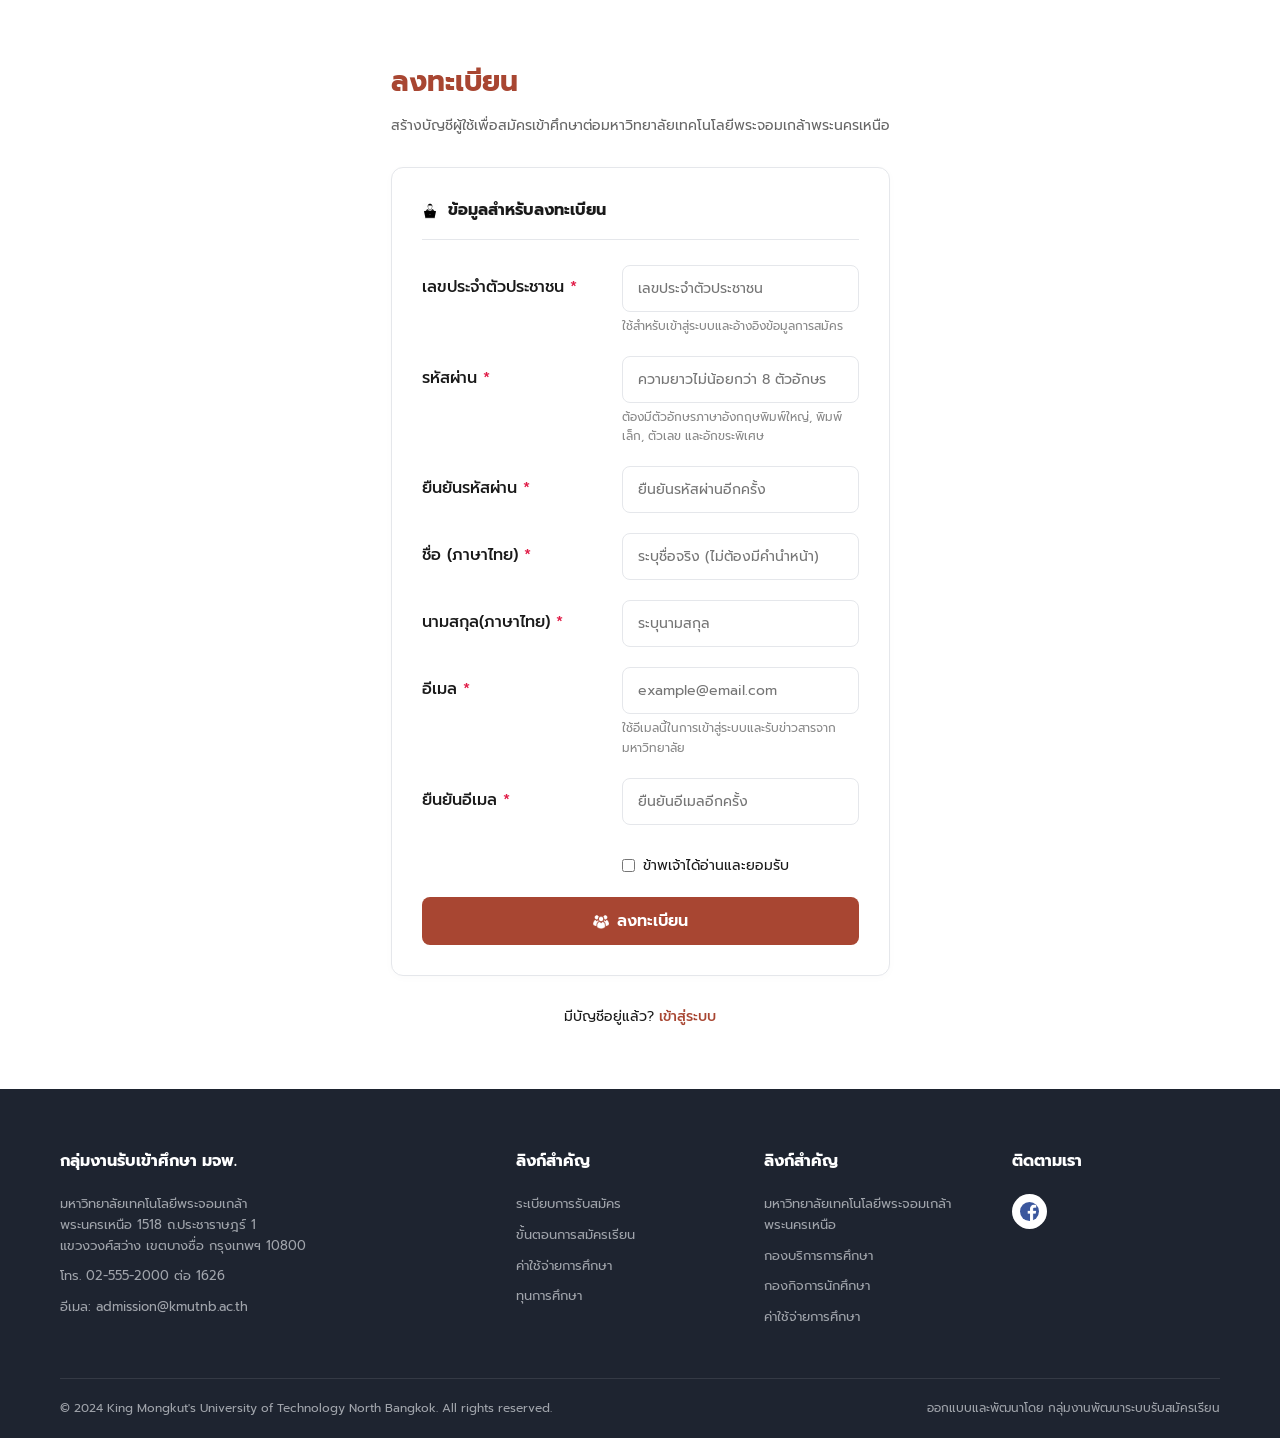
<file: register.html>
<!DOCTYPE html>
<html lang="th">
<head>
    <meta charset="UTF-8">
    <meta name="viewport" content="width=device-width, initial-scale=1.0">
    <title>ลงทะเบียน - KMUTNB</title>
    <link href="https://fonts.googleapis.com/css2?family=Prompt:wght@300;400;500;600;700&display=swap" rel="stylesheet">
    <link rel="stylesheet" href="css/style.css">
</head>
<body>
    <!-- ================= แถบเมนูด้านบน (Header) ================= -->
    <!-- (ใส่ Header เหมือนหน้า Login เป๊ะๆ เลยครับ มี class active ที่เมนู "รับสมัคร") -->
    
    <!-- ================= ส่วนเนื้อหาหน้า Register ================= -->
    <div class="register-wrapper">
        <h1 class="register-title">ลงทะเบียน</h1>
        <p class="register-subtitle">สร้างบัญชีผู้ใช้เพื่อสมัครเข้าศึกษาต่อมหาวิทยาลัยเทคโนโลยีพระจอมเกล้าพระนครเหนือ</p>
        
        <!-- กล่องฟอร์มลงทะเบียน -->
        <div class="box-register-form">
            <!-- หัวกล่อง -->
            <div class="register-form-header">
                <div class="header-left">
                    <img src="./images/user-icon.png" alt="ไอคอนผู้ใช้" class="icon-small">
                    <strong>ข้อมูลสำหรับลงทะเบียน</strong>
                </div>
            </div>

            <!-- ฟอร์มกรอกข้อมูล -->
            <form action="./login.html" class="form-horizontal">
                
                <div class="form-row">
                    <label class="form-label">เลขประจำตัวประชาชน <span class="text-red">*</span></label>
                    <div class="form-input-box">
                        <input type="text" class="input-field" placeholder="เลขประจำตัวประชาชน" maxlength="13" inputmode="numeric" pattern="[0-9]*" oninput="this.value = this.value.replace(/[^0-9]/g, '');">
                        <span class="text-helper">ใช้สำหรับเข้าสู่ระบบและอ้างอิงข้อมูลการสมัคร</span>
                    </div>
                </div>

                <div class="form-row">
                    <label class="form-label">รหัสผ่าน <span class="text-red">*</span></label>
                    <div class="form-input-box">
                        <div class="input-with-icon">
                            <input type="password" class="input-field" placeholder="ความยาวไม่น้อยกว่า 8 ตัวอักษร">
                        </div>
                        <span class="text-helper">ต้องมีตัวอักษรภาษาอังกฤษพิมพ์ใหญ่, พิมพ์เล็ก, ตัวเลข และอักขระพิเศษ</span>
                    </div>
                </div>

                <div class="form-row">
                    <label class="form-label">ยืนยันรหัสผ่าน <span class="text-red">*</span></label>
                    <div class="form-input-box">
                        <div class="input-with-icon">
                            <input type="password" class="input-field" placeholder="ยืนยันรหัสผ่านอีกครั้ง">
                        </div>
                    </div>
                </div>

                <div class="form-row">
                    <label class="form-label">ชื่อ (ภาษาไทย) <span class="text-red">*</span></label>
                    <div class="form-input-box">
                        <input type="text" class="input-field" placeholder="ระบุชื่อจริง (ไม่ต้องมีคำนำหน้า)">
                    </div>
                </div>

                <div class="form-row">
                    <label class="form-label">นามสกุล(ภาษาไทย) <span class="text-red">*</span></label>
                    <div class="form-input-box">
                        <input type="text" class="input-field" placeholder="ระบุนามสกุล">
                    </div>
                </div>

                <div class="form-row">
                    <label class="form-label">อีเมล <span class="text-red">*</span></label>
                    <div class="form-input-box">
                        <input type="email" class="input-field" placeholder="example@email.com">
                        <span class="text-helper">ใช้อีเมลนี้ในการเข้าสู่ระบบและรับข่าวสารจากมหาวิทยาลัย</span>
                    </div>
                </div>

                <div class="form-row">
                    <label class="form-label">ยืนยันอีเมล <span class="text-red">*</span></label>
                    <div class="form-input-box">
                        <input type="email" class="input-field" placeholder="ยืนยันอีเมลอีกครั้ง">
                    </div>
                </div>

                <!-- ยอมรับเงื่อนไข -->
                <div class="agreement-box">
                    <label class="checkbox-label">
                        <input type="checkbox" required> 
                        ข้าพเจ้าได้อ่านและยอมรับ
                    </label>
                </div>

                <!-- ปุ่มลงทะเบียน -->
                <button type="submit" class="button-brown button-full">
                    <img src="./images/users.png" alt="ลงทะเบียน" class="icon-small"> ลงทะเบียน
                </button>
            </form>
        </div>

        <div class="register-footer-link">
            <p>มีบัญชีอยู่แล้ว? <a href="login.html" class="link-brown">เข้าสู่ระบบ</a></p>
        </div>
    </div>

    <!-- ================= Footer ================= -->
    <footer class="footer-section">
        <div class="container footer-columns">
            <div class="footer-col info-col">
                <h3>กลุ่มงานรับเข้าศึกษา มจพ.</h3>
                <p>มหาวิทยาลัยเทคโนโลยีพระจอมเกล้า<br>พระนครเหนือ 1518 ถ.ประชาราษฎร์ 1<br>แขวงวงศ์สว่าง เขตบางซื่อ กรุงเทพฯ 10800</p>
                <p>โทร. 02-555-2000 ต่อ 1626</p>
                <p>อีเมล: admission@kmutnb.ac.th</p>
            </div>
            <div class="footer-col">
                <h3>ลิงก์สำคัญ</h3>
                <ul>
                    <p>ระเบียบการรับสมัคร</p>
                    <p>ขั้นตอนการสมัครเรียน</p>
                    <p>ค่าใช้จ่ายการศึกษา</p>
                    <p>ทุนการศึกษา</p>
                </ul>
            </div>
            <div class="footer-col">
                <h3>ลิงก์สำคัญ</h3>
                <ul>
                    <p><a href="https://www.kmutnb.ac.th/" target="_blank" rel="noopener noreferrer"> มหาวิทยาลัยเทคโนโลยีพระจอมเกล้าพระนครเหนือ </a></p>
                    <p><a href="https://acdserv.kmutnb.ac.th/" target="_blank" rel="noopener noreferrer">กองบริการการศึกษา</a></p>
                    <p><a href="https://sa.op.kmutnb.ac.th/" target="_blank" rel="noopener noreferrer">กองกิจการนักศึกษา</a></p>
                    <p><a href="https://reg.kmutnb.ac.th/registrar/applogin" target="_blank" rel="noopener noreferrer">ค่าใช้จ่ายการศึกษา</a></p>
                </ul>
            </div>
            <div class="footer-col">
                <h3>ติดตามเรา</h3>
                <div class="social-icons">
                    <!-- ไอคอน Social เป็นรูปภาพ -->
                    <a href="https://www.facebook.com/admission.kmutnb" target="_blank" rel="noopener noreferrer"><img src="./images/Facebook_logo.png" alt="Facebook"></a>
                </div>
            </div>
        </div>
        <div class="container">
            <div class="footer-copyright">
                <p>© 2024 King Mongkut's University of Technology North Bangkok. All rights reserved.</p>
                <p>ออกแบบและพัฒนาโดย กลุ่มงานพัฒนาระบบรับสมัครเรียน</p>
            </div>
        </div>
    </footer>

</body>
</html>
</file>
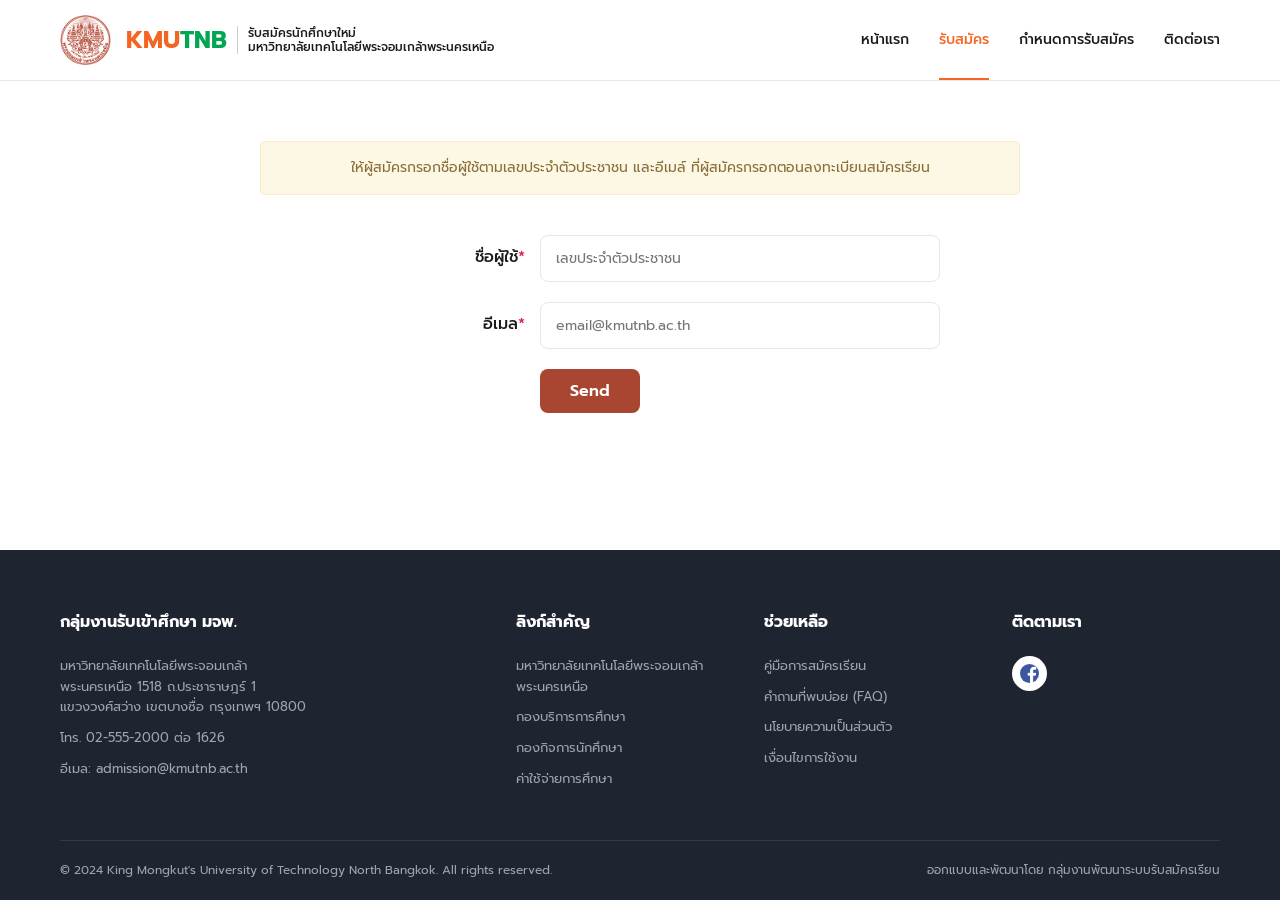
<file: resetpass.html>
<!DOCTYPE html>
<html lang="th">
<head>
    <meta charset="UTF-8">
    <meta name="viewport" content="width=device-width, initial-scale=1.0">
    <title>ลืมรหัสผ่าน - KMUTNB</title>
    <link href="https://fonts.googleapis.com/css2?family=Prompt:wght@300;400;500;600;700&display=swap" rel="stylesheet">
    <link rel="stylesheet" href="css/style.css">
</head>
<body>
    <!-- ================= แถบเมนูด้านบน (Header) ================= -->
    <header class="header-menu">
        <div class="container container-header">
            <div class="logo-box">
                <img src="./images/logo_kmutnb.png" alt="โลโก้ มจพ" class="logo-image">
                <div class="logo-text">
                    <span class="text-orange-large">KMU<span class="text-green-large">TNB</span></span>
                    <div class="text-thai-small">
                        <span>รับสมัครนักศึกษาใหม่</span>
                        <span>มหาวิทยาลัยเทคโนโลยีพระจอมเกล้าพระนครเหนือ</span>
                    </div>
                </div>
            </div>
            
            <nav class="menu-links">
                <ul>
                    <li><a href="./index.html">หน้าแรก</a></li>
                    <li><a href="./login.html" class="active">รับสมัคร</a></li>
                    <li><a href="./schedule.html">กำหนดการรับสมัคร</a></li>
                    <li><a href="./cont.html">ติดต่อเรา</a></li>
                </ul>
            </nav>
        </div>
    </header>

    <!-- ================= ส่วนเนื้อหาหน้ารีเซ็ตรหัสผ่าน ================= -->
    <div class="reset-wrapper">
        
        <!-- กล่องข้อความแจ้งเตือนสีเหลือง -->
        <div class="info-box-yellow">
            ให้ผู้สมัครกรอกชื่อผู้ใช้ตามเลขประจำตัวประชาชน และอีเมล์ ที่ผู้สมัครกรอกตอนลงทะเบียนสมัครเรียน
        </div>

        <!-- ฟอร์มกรอกข้อมูล -->
        <form action="#" class="form-horizontal form-reset-password">
            
            <div class="form-row">
                <!-- ใช้ class text-right เพื่อจัดข้อความชิดขวาตามแบบ -->
                <label class="form-label text-right">ชื่อผู้ใช้<span class="text-red">*</span></label>
                <div class="form-input-box">
                    <input type="text" class="input-field" placeholder="เลขประจำตัวประชาชน" maxlength="13" inputmode="numeric" pattern="[0-9]*" oninput="this.value = this.value.replace(/[^0-9]/g, '');">
                </div>
            </div>

            <div class="form-row">
                <label class="form-label text-right">อีเมล<span class="text-red">*</span></label>
                <div class="form-input-box">
                    <input type="email" class="input-field" placeholder="email@kmutnb.ac.th">
                </div>
            </div>

            <div class="form-row">
                <!-- ปล่อยฝั่งซ้ายว่างไว้ เพื่อให้ปุ่มถูกดันไปตรงกับช่องกรอกด้านบน -->
                <div class="form-label"></div>
                <div class="form-input-box">
                    <button type="submit" class="button-brown">Send</button>
                </div>
            </div>


        </form>

    </div>

    <!-- ================= Footer ================= -->
    <footer class="footer-section">
        <div class="container footer-columns">
            <div class="footer-col info-col">
                <h3>กลุ่มงานรับเข้าศึกษา มจพ.</h3>
                <p>มหาวิทยาลัยเทคโนโลยีพระจอมเกล้า<br>พระนครเหนือ 1518 ถ.ประชาราษฎร์ 1<br>แขวงวงศ์สว่าง เขตบางซื่อ กรุงเทพฯ 10800</p>
                <p>โทร. 02-555-2000 ต่อ 1626</p>
                <p>อีเมล: admission@kmutnb.ac.th</p>
            </div>
            <div class="footer-col">
                <h3>ลิงก์สำคัญ</h3>
                <ul>
                    <p><a href="https://www.kmutnb.ac.th/" target="_blank" rel="noopener noreferrer"> มหาวิทยาลัยเทคโนโลยีพระจอมเกล้าพระนครเหนือ </a></p>
                    <p><a href="https://acdserv.kmutnb.ac.th/" target="_blank" rel="noopener noreferrer">กองบริการการศึกษา</a></p>
                    <p><a href="https://sa.op.kmutnb.ac.th/" target="_blank" rel="noopener noreferrer">กองกิจการนักศึกษา</a></p>
                    <p><a href="https://reg.kmutnb.ac.th/registrar/applogin" target="_blank" rel="noopener noreferrer">ค่าใช้จ่ายการศึกษา</a></p>
                </ul>
            </div>
            <div class="footer-col">
                <h3>ช่วยเหลือ</h3>
                <ul>
                    <p>คู่มือการสมัครเรียน</p>
                    <p>คำถามที่พบบ่อย (FAQ)</p>
                    <p>นโยบายความเป็นส่วนตัว</p>
                    <p>เงื่อนไขการใช้งาน</p>
                </ul>
            </div>
            <div class="footer-col">
                <h3>ติดตามเรา</h3>
                <div class="social-icons">
                    <!-- ไอคอน Social เป็นรูปภาพ -->
                    <a href="https://www.facebook.com/admission.kmutnb" target="_blank" rel="noopener noreferrer"><img src="./images/Facebook_logo.png" alt="Facebook"></a>
                </div>
            </div>
        </div>
        <div class="container">
            <div class="footer-copyright">
                <p>© 2024 King Mongkut's University of Technology North Bangkok. All rights reserved.</p>
                <p>ออกแบบและพัฒนาโดย กลุ่มงานพัฒนาระบบรับสมัครเรียน</p>
            </div>
        </div>
    </footer>

</body>
</html>
</file>
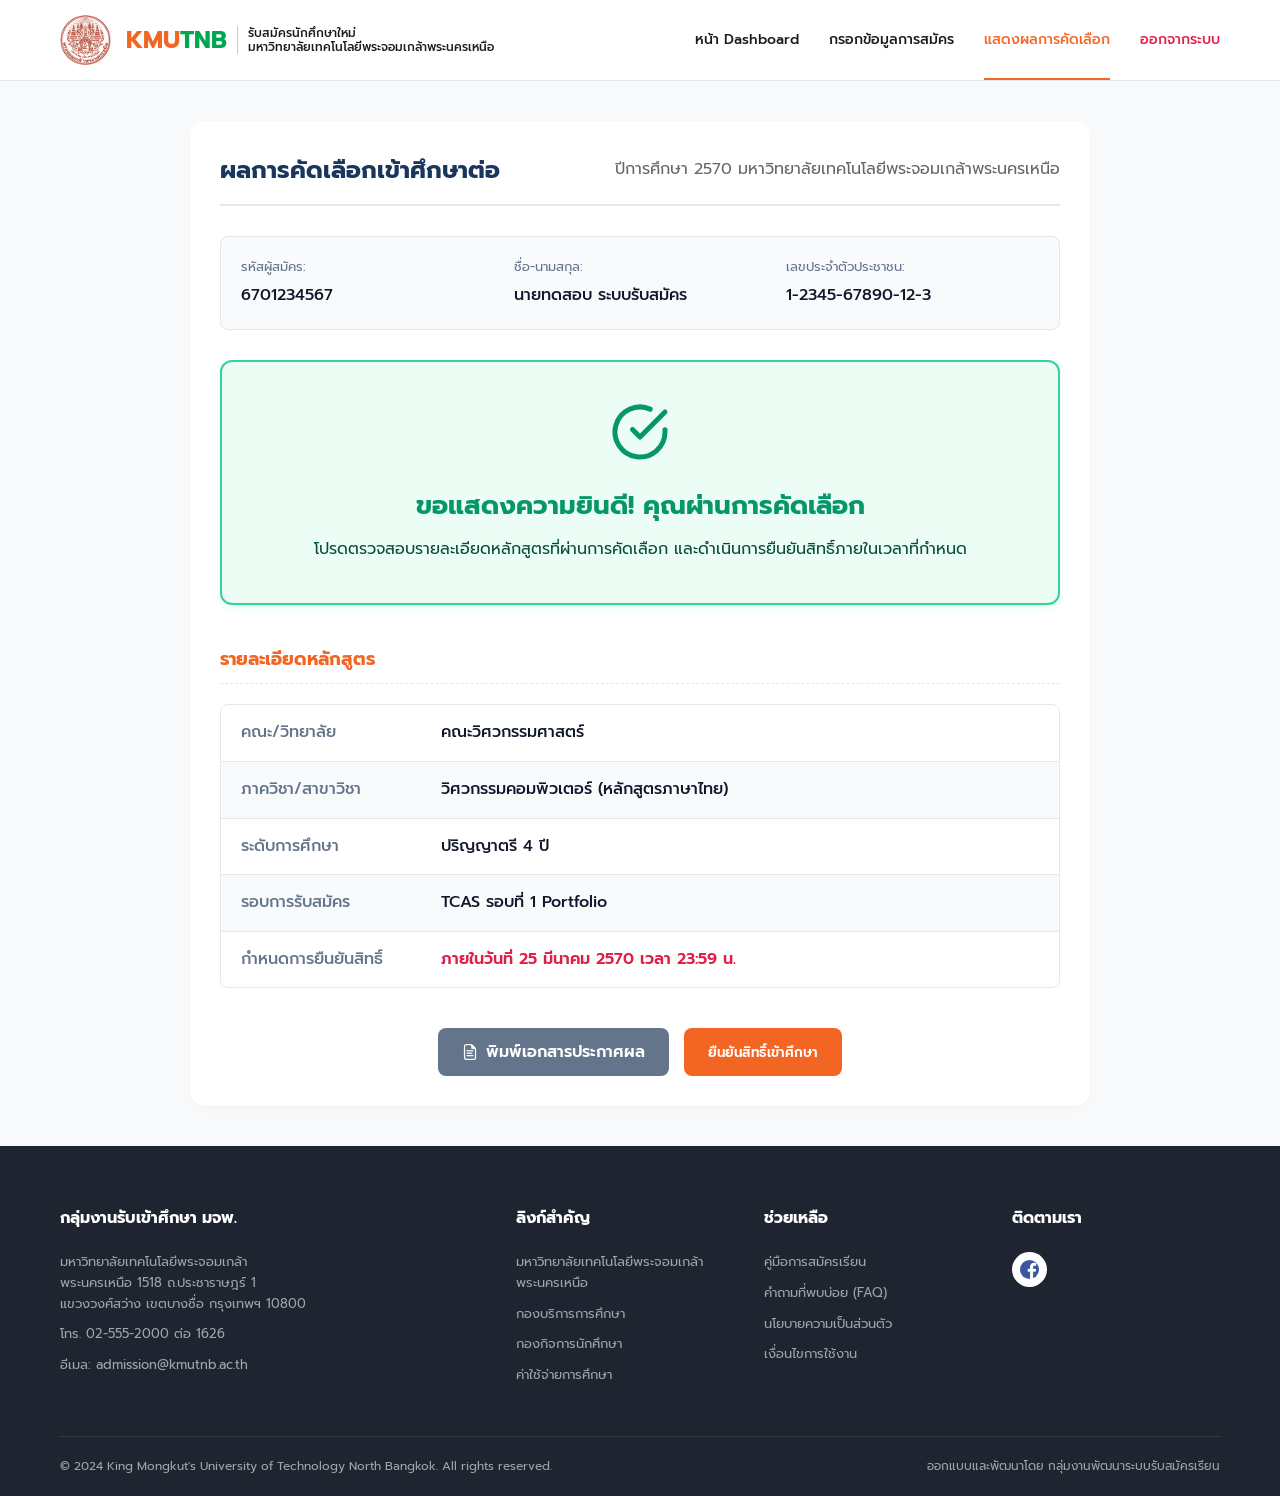
<file: results.html>
<!DOCTYPE html>
<html lang="th">
<head>
    <meta charset="UTF-8">
    <meta name="viewport" content="width=device-width, initial-scale=1.0">
    <title>แสดงผลการคัดเลือก - KMUTNB</title>
    <link href="https://fonts.googleapis.com/css2?family=Prompt:wght@300;400;500;600;700&display=swap" rel="stylesheet">
    <link rel="stylesheet" href="css/style.css">
</head>
<body>
    <!-- ================= แถบเมนูด้านบน (Header - โหมดผู้ใช้งาน) ================= -->
    <header class="header-menu">
        <div class="container container-header">
            <div class="logo-box">
                <img src="./images/logo_kmutnb.png" alt="โลโก้ มจพ" class="logo-image">
                <div class="logo-text">
                    <span class="text-orange-large">KMU<span class="text-green-large">TNB</span></span>
                    <div class="text-thai-small">
                        <span>รับสมัครนักศึกษาใหม่</span>
                        <span>มหาวิทยาลัยเทคโนโลยีพระจอมเกล้าพระนครเหนือ</span>
                    </div>
                </div>
            </div>
            
            <nav class="menu-links">
                <ul>
                    <li><a href="./dashboard.html">หน้า Dashboard</a></li>
                    <li><a href="./application.html">กรอกข้อมูลการสมัคร</a></li>
                    <!-- ย้าย class="active" มาไว้ที่หน้าแสดงผล -->
                    <li><a href="./results.html" class="active">แสดงผลการคัดเลือก</a></li>
                    <li><a href="./index.html" class="text-red">ออกจากระบบ</a></li>
                </ul>
            </nav>
        </div>
    </header>

    <!-- ================= ส่วนเนื้อหาการประกาศผล ================= -->
    <div class="background-gray" style="flex: 1; padding: 40px 0;">
        <div class="container">
            
            <div class="box-content" style="max-width: 900px; margin: 0 auto;">
                <div class="box-header" style="border-bottom: 2px solid var(--color-border); padding-bottom: 15px; margin-bottom: 30px;">
                    <h2 style="font-size: 24px; color: #1a365d;">ผลการคัดเลือกเข้าศึกษาต่อ</h2>
                    <p style="color: var(--color-text-gray);">ปีการศึกษา 2570 มหาวิทยาลัยเทคโนโลยีพระจอมเกล้าพระนครเหนือ</p>
                </div>

                <!-- ข้อมูลผู้สมัครเบื้องต้น -->
                <div class="result-info-box">
                    <div class="result-info-item">
                        <span class="info-label">รหัสผู้สมัคร:</span>
                        <span class="info-value">6701234567</span>
                    </div>
                    <div class="result-info-item">
                        <span class="info-label">ชื่อ-นามสกุล:</span>
                        <span class="info-value">นายทดสอบ ระบบรับสมัคร</span>
                    </div>
                    <div class="result-info-item">
                        <span class="info-label">เลขประจำตัวประชาชน:</span>
                        <span class="info-value">1-2345-67890-12-3</span>
                    </div>
                </div>

                <!-- กล่องแสดงสถานะ (ผ่านการคัดเลือก) -->
                <div class="result-status-pass">
                    <!-- ไอคอนเครื่องหมายถูก (ใช้ SVG เพื่อความคมชัด) -->
                    <svg viewBox="0 0 24 24" width="60" height="60" stroke="#059669" stroke-width="2" fill="none" stroke-linecap="round" stroke-linejoin="round" style="margin-bottom: 15px;">
                        <path d="M22 11.08V12a10 10 0 1 1-5.93-9.14"></path>
                        <polyline points="22 4 12 14.01 9 11.01"></polyline>
                    </svg>
                    <h3>ขอแสดงความยินดี! คุณผ่านการคัดเลือก</h3>
                    <p>โปรดตรวจสอบรายละเอียดหลักสูตรที่ผ่านการคัดเลือก และดำเนินการยืนยันสิทธิ์ภายในเวลาที่กำหนด</p>
                </div>

                <!-- รายละเอียดหลักสูตรที่สอบติด -->
                <h3 class="section-title">รายละเอียดหลักสูตร</h3>
                <div class="result-detail-container">
                    <div class="result-detail-row">
                        <div class="result-detail-label">คณะ/วิทยาลัย</div>
                        <div class="result-detail-value">คณะวิศวกรรมศาสตร์</div>
                    </div>
                    <div class="result-detail-row">
                        <div class="result-detail-label">ภาควิชา/สาขาวิชา</div>
                        <div class="result-detail-value">วิศวกรรมคอมพิวเตอร์ (หลักสูตรภาษาไทย)</div>
                    </div>
                    <div class="result-detail-row">
                        <div class="result-detail-label">ระดับการศึกษา</div>
                        <div class="result-detail-value">ปริญญาตรี 4 ปี</div>
                    </div>
                    <div class="result-detail-row">
                        <div class="result-detail-label">รอบการรับสมัคร</div>
                        <div class="result-detail-value">TCAS รอบที่ 1 Portfolio</div>
                    </div>
                    <div class="result-detail-row">
                        <div class="result-detail-label">กำหนดการยืนยันสิทธิ์</div>
                        <div class="result-detail-value text-red" style="font-weight: 600;">ภายในวันที่ 25 มีนาคม 2570 เวลา 23:59 น.</div>
                    </div>
                </div>

                <!-- ปุ่มดำเนินการต่อ -->
                <div style="margin-top: 40px; display: flex; gap: 15px; justify-content: center; flex-wrap: wrap;">
                    <button type="button" class="button-brown" style="background-color: #64748b;" onclick="window.print()">
                        <img src="./images/document.png" alt="พิมพ์" class="icon-small" style="filter: brightness(0) invert(1);"> พิมพ์เอกสารประกาศผล
                    </button>
                    <button type="button" class="button-orange" onclick="alert('ยืนยันสิทธิ์สำเร็จ!')">
                        ยืนยันสิทธิ์เข้าศึกษา
                    </button>
                </div>

            </div>
        </div>
    </div>

    <!-- ================= Footer ================= -->
    <footer class="footer-section">
        <div class="container footer-columns">
            <div class="footer-col info-col">
                <h3>กลุ่มงานรับเข้าศึกษา มจพ.</h3>
                <p>มหาวิทยาลัยเทคโนโลยีพระจอมเกล้า<br>พระนครเหนือ 1518 ถ.ประชาราษฎร์ 1<br>แขวงวงศ์สว่าง เขตบางซื่อ กรุงเทพฯ 10800</p>
                <p>โทร. 02-555-2000 ต่อ 1626</p>
                <p>อีเมล: admission@kmutnb.ac.th</p>
            </div>
            <div class="footer-col">
                <h3>ลิงก์สำคัญ</h3>
                <ul>
                    <p><a href="https://www.kmutnb.ac.th/" target="_blank" rel="noopener noreferrer"> มหาวิทยาลัยเทคโนโลยีพระจอมเกล้าพระนครเหนือ </a></p>
                    <p><a href="https://acdserv.kmutnb.ac.th/" target="_blank" rel="noopener noreferrer">กองบริการการศึกษา</a></p>
                    <p><a href="https://sa.op.kmutnb.ac.th/" target="_blank" rel="noopener noreferrer">กองกิจการนักศึกษา</a></p>
                    <p><a href="https://reg.kmutnb.ac.th/registrar/applogin" target="_blank" rel="noopener noreferrer">ค่าใช้จ่ายการศึกษา</a></p>
                </ul>
            </div>
            <div class="footer-col">
                <h3>ช่วยเหลือ</h3>
                <ul>
                    <p>คู่มือการสมัครเรียน</p>
                    <p>คำถามที่พบบ่อย (FAQ)</p>
                    <p>นโยบายความเป็นส่วนตัว</p>
                    <p>เงื่อนไขการใช้งาน</p>
                </ul>
            </div>
            <div class="footer-col">
                <h3>ติดตามเรา</h3>
                <div class="social-icons">
                    <a href="https://www.facebook.com/admission.kmutnb" target="_blank" rel="noopener noreferrer"><img src="./images/Facebook_logo.png" alt="Facebook"></a>
                </div>
            </div>
        </div>
        <div class="container">
            <div class="footer-copyright">
                <p>© 2024 King Mongkut's University of Technology North Bangkok. All rights reserved.</p>
                <p>ออกแบบและพัฒนาโดย กลุ่มงานพัฒนาระบบรับสมัครเรียน</p>
            </div>
        </div>
    </footer>

</body>
</html>
</file>
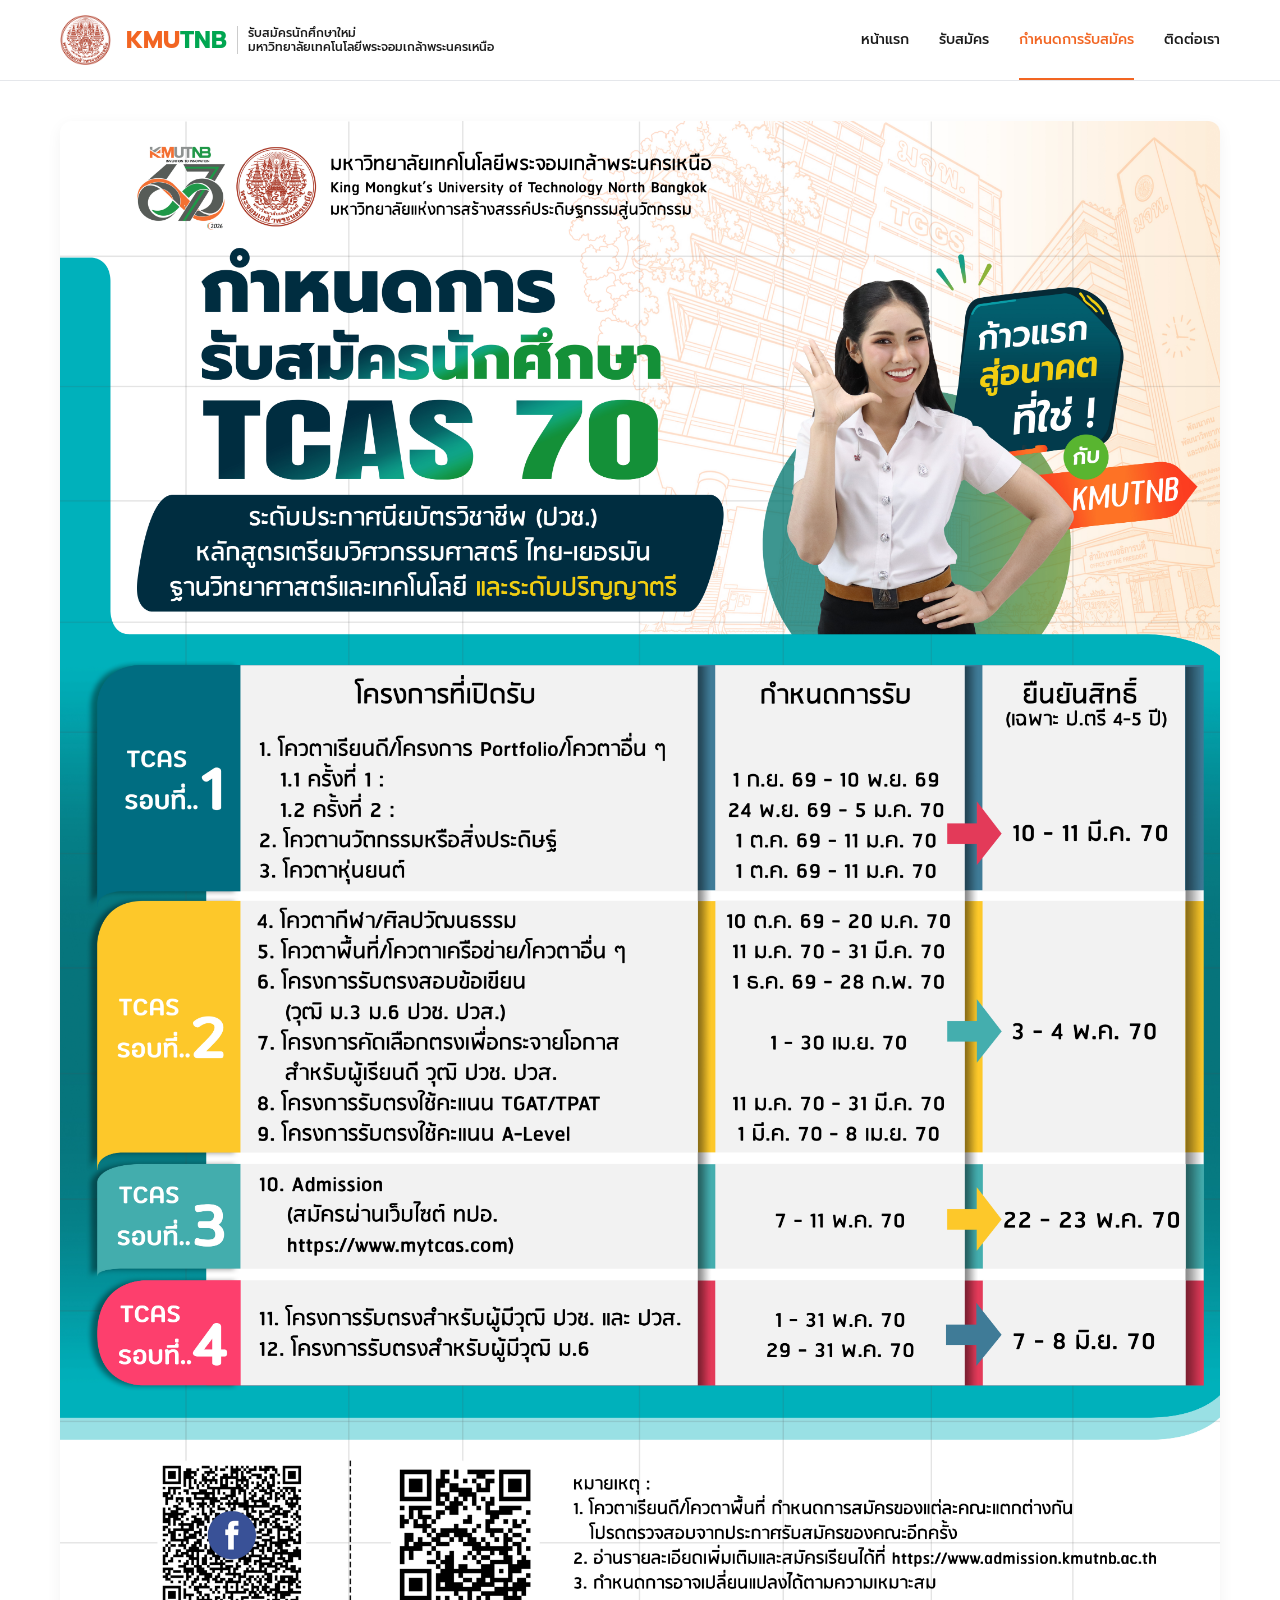
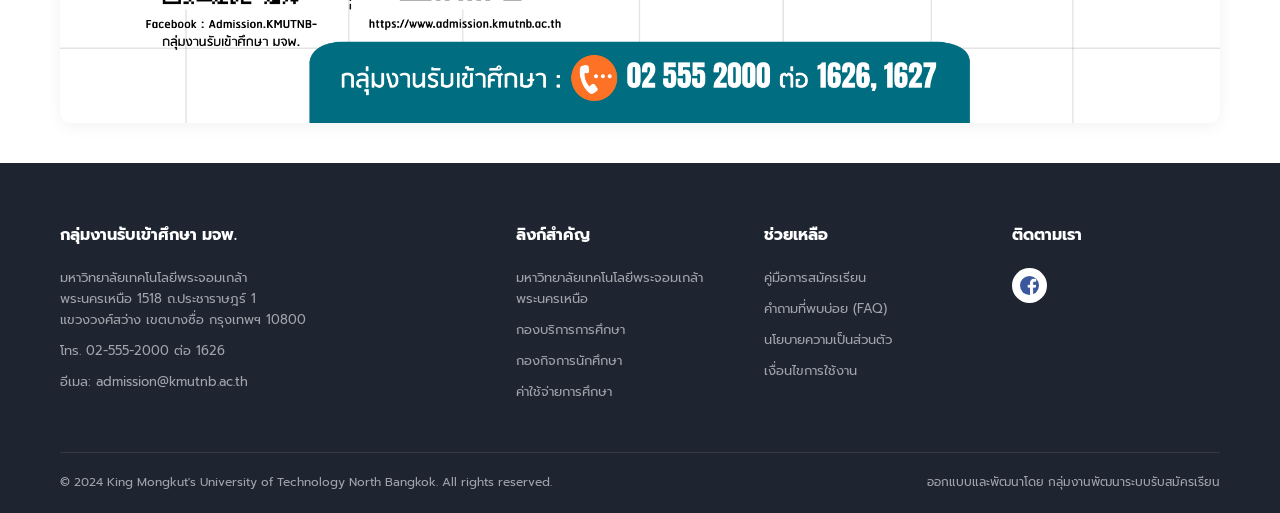
<file: schedule.html>
<!DOCTYPE html>
<html lang="th">
<head>
    <meta charset="UTF-8">
    <meta name="viewport" content="width=device-width, initial-scale=1.0">
    <title>กำหนดการรับสมัคร - KMUTNB</title>
    <link href="https://fonts.googleapis.com/css2?family=Prompt:wght@300;400;500;600;700&display=swap" rel="stylesheet">
    <link rel="stylesheet" href="css/style.css">
</head>
<body>
    <!-- ================= แถบเมนูด้านบน (Header) ================= -->
    <header class="header-menu">
        <div class="container container-header">
            <div class="logo-box">
                <img src="./images/logo_kmutnb.png" alt="โลโก้ มจพ" class="logo-image">
                <div class="logo-text">
                    <span class="text-orange-large">KMU<span class="text-green-large">TNB</span></span>
                    <div class="text-thai-small">
                        <span>รับสมัครนักศึกษาใหม่</span>
                        <span>มหาวิทยาลัยเทคโนโลยีพระจอมเกล้าพระนครเหนือ</span>
                    </div>
                </div>
            </div>
            
            <nav class="menu-links">
                <ul>
                    <li><a href="./index.html" >หน้าแรก</a></li>
                    <li><a href="./login.html">รับสมัคร</a></li>
                    <li><a href="./schedule.html" class="active">กำหนดการรับสมัคร</a></li>
                    <li><a href="./cont.html">ติดต่อเรา</a></li>
                </ul>
            </nav>
        </div>
    </header>

    <!-- ================= ส่วนเนื้อหา (รูปภาพกำหนดการเต็มหน้า) ================= -->
    <div class="schedule-wrapper">
        <!-- คุณสามารถเปลี่ยน src เป็นไฟล์รูปภาพกำหนดการของจริงได้เลยครับ -->
        <img src="./images/schedule.png" alt="ตารางกำหนดการรับสมัคร" class="schedule-image">
    </div>

    <!-- ================= Footer ================= -->
    <footer class="footer-section">
        <div class="container footer-columns">
            <div class="footer-col info-col">
                <h3>กลุ่มงานรับเข้าศึกษา มจพ.</h3>
                <p>มหาวิทยาลัยเทคโนโลยีพระจอมเกล้า<br>พระนครเหนือ 1518 ถ.ประชาราษฎร์ 1<br>แขวงวงศ์สว่าง เขตบางซื่อ กรุงเทพฯ 10800</p>
                <p>โทร. 02-555-2000 ต่อ 1626</p>
                <p>อีเมล: admission@kmutnb.ac.th</p>
            </div>
            <div class="footer-col">
                <h3>ลิงก์สำคัญ</h3>
                <ul>
                    <p><a href="https://www.kmutnb.ac.th/" target="_blank" rel="noopener noreferrer"> มหาวิทยาลัยเทคโนโลยีพระจอมเกล้าพระนครเหนือ </a></p>
                    <p><a href="https://acdserv.kmutnb.ac.th/" target="_blank" rel="noopener noreferrer">กองบริการการศึกษา</a></p>
                    <p><a href="https://sa.op.kmutnb.ac.th/" target="_blank" rel="noopener noreferrer">กองกิจการนักศึกษา</a></p>
                    <p><a href="https://reg.kmutnb.ac.th/registrar/applogin" target="_blank" rel="noopener noreferrer">ค่าใช้จ่ายการศึกษา</a></p>
                </ul>
            </div>
            <div class="footer-col">
                <h3>ช่วยเหลือ</h3>
                <ul>
                    <p>คู่มือการสมัครเรียน</p>
                    <p>คำถามที่พบบ่อย (FAQ)</p>
                    <p>นโยบายความเป็นส่วนตัว</p>
                    <p>เงื่อนไขการใช้งาน</p>
                </ul>
            </div>
            <div class="footer-col">
                <h3>ติดตามเรา</h3>
                <div class="social-icons">
                    <!-- ไอคอน Social เป็นรูปภาพ -->
                    <a href="https://www.facebook.com/admission.kmutnb" target="_blank" rel="noopener noreferrer"><img src="./images/Facebook_logo.png" alt="Facebook"></a>
                </div>
            </div>
        </div>
        <div class="container">
            <div class="footer-copyright">
                <p>© 2024 King Mongkut's University of Technology North Bangkok. All rights reserved.</p>
                <p>ออกแบบและพัฒนาโดย กลุ่มงานพัฒนาระบบรับสมัครเรียน</p>
            </div>
        </div>
    </footer>

</body>
</html>
</file>
<file: css/style.css>
/* ================= ตั้งค่าเริ่มต้น (Reset) ================= */
* {
    margin: 0;
    padding: 0;
    box-sizing: border-box;
    font-family: 'Prompt', sans-serif; /* ใช้ฟอนต์ Prompt ทั้งเว็บ */
}

/* ================= สร้างตัวแปรสีให้เรียกใช้ง่ายๆ ================= */
:root {
    --color-orange: #f26522;
    --color-orange-hover: #d95a1e;
    --color-green: #00a651;
    --color-text-dark: #1a1a1a;
    --color-text-gray: #666666;
    --color-bg-gray: #f7f9fa;
    --color-white: #ffffff;
    --color-border: #e5e7eb;
    --color-footer-bg: #1e2430;
}

body {
    background-color: var(--color-white);
    color: var(--color-text-dark);
    line-height: 1.6;

    display: flex;
    flex-direction: column;
    min-height: 100vh;
}

a {
    text-decoration: none; /* เอาเส้นใต้ลิงก์ออก */
    color: inherit;
}

ul {
    list-style: none; /* เอาจุดหน้า list ออก */
}

/* กล่องจัดกึ่งกลางเนื้อหา (จำกัดความกว้าง) */
.container {
    max-width: 1200px;
    margin: 0 auto; /* จัดให้อยู่ตรงกลาง */
    padding: 0 20px; /* เว้นขอบซ้ายขวา */
}

/* ================= 1. ส่วน Header (แถบเมนูด้านบน) ================= */
.header-menu {
    border-bottom: 1px solid var(--color-border);
    background-color: var(--color-white);
    position: sticky;
    top: 0;
    z-index: 100; /* ให้อยู่บนสุดเสมอ */
}

.container-header {
    display: flex; /* จัดให้อยู่แนวนอน */
    justify-content: space-between; /* ดันโลโก้และเมนูไปคนละฝั่ง */
    align-items: center; /* ให้อยู่กึ่งกลางแนวตั้ง */
    height: 80px;
}

.logo-box {
    display: flex;
    align-items: center;
    gap: 15px; /* ระยะห่างรูปลูกโลโก้กับข้อความ */
}

.logo-image {
    height: 50px;
    width: auto;
}

.logo-text {
    display: flex;
    align-items: center;
    gap: 10px;
}

.text-orange-large {
    font-size: 24px;
    font-weight: 700;
    color: var(--color-orange);
}

.text-green-large {
    color: var(--color-green);
}

.text-thai-small {
    display: flex;
    flex-direction: column;
    font-size: 12px;
    font-weight: 500;
    border-left: 1px solid #ccc; /* เส้นคั่น */
    padding-left: 10px;
    line-height: 1.2;
}

.menu-links ul {
    display: flex;
    gap: 30px;
}

.menu-links a {
    font-size: 14px;
    font-weight: 500;
    transition: color 0.3s;
}

/* เอฟเฟกต์ตอนชี้เมาส์หรือเมนูที่กำลังเลือกอยู่ */
.menu-links a:hover, .menu-links a.active {
    color: var(--color-orange);
    border-bottom: 2px solid var(--color-orange);
    padding-bottom: 28px;
}

/* ================= 2. ส่วน Banner รูปภาพ ================= */
.banner-section {
    display: flex;
    align-items: center;
    justify-content: space-between;
    padding: 60px 20px;
    gap: 40px;
}

.banner-text {
    flex: 1; /* แบ่งพื้นที่ 1 ส่วน */
    max-width: 500px;
}

.tag-year {
    display: inline-block;
    background-color: #fff0eb;
    color: var(--color-orange);
    padding: 5px 15px;
    border-radius: 20px;
    font-size: 14px;
    font-weight: 500;
    margin-bottom: 20px;
}

.banner-text h1 {
    font-size: 42px;
    color: #1a365d;
    margin-bottom: 15px;
}

.banner-text p {
    color: var(--color-text-gray);
    margin-bottom: 30px;
}

.banner-image {
    flex: 1; /* แบ่งพื้นที่ 1 ส่วน */
    text-align: right;
}

.banner-image img {
    max-width: 100%;
    border-radius: 12px;
}

/* ปุ่มสีส้มทั่วไป */
.button-orange {
    display: inline-flex;
    align-items: center;
    justify-content: center;
    gap: 8px;
    padding: 12px 24px;
    background-color: var(--color-orange);
    color: var(--color-white);
    border-radius: 8px;
    font-weight: 600;
    border: none;
    cursor: pointer;
}

.button-full {
    width: 100%; /* ปุ่มกว้างเต็มพื้นที่ */
}

/* จัดการรูปไอคอนที่อยู่ในปุ่มให้ออกมาพอดี */
.icon-small {
    width: 16px;
    height: 16px;
    object-fit: contain;
}

/* ================= 3. พื้นหลังเทา และ เมนูด่วน (Quick Actions) ================= */
.background-gray {
    background-color: var(--color-bg-gray);
    padding: 40px 0 80px 0;
}

.quick-menu-row {
    display: grid;
    grid-template-columns: 1fr 1fr; /* แบ่ง 2 คอลัมน์เท่าๆ กัน */
    gap: 20px;
    margin-bottom: 30px;
}

.box-quick-menu {
    background: var(--color-white);
    padding: 20px 25px;
    border-radius: 12px;
    display: flex;
    align-items: center;
    gap: 20px;
    box-shadow: 0 4px 6px rgba(0,0,0,0.02); /* เงาบางๆ */
    transition: transform 0.3s;
}

.box-quick-menu:hover {
    transform: translateY(-3px); /* เลื่อนขึ้นนิดนึงตอนเมาส์ชี้ */
}

/* กล่องใส่รูปไอคอน */
.icon-box {
    width: 50px;
    height: 50px;
    border-radius: 10px;
    display: flex;
    justify-content: center;
    align-items: center;
    flex-shrink: 0;
}

.icon-image {
    width: 24px; /* กำหนดขนาดรูปภาพไอคอน */
    height: 24px;
    object-fit: contain;
}

/* สีพื้นหลังกล่องไอคอน */
.bg-orange-light { background-color: #fff0eb; }
.bg-green-light { background-color: #e6f6ec; }
.bg-gray-light { background-color: #f1f5f9; }

/* ================= 4. ไทม์ไลน์ และ ช่องค้นหา ================= */
.main-content-row {
    display: grid;
    grid-template-columns: 1fr 1fr; /* แบ่ง 2 คอลัมน์ */
    gap: 20px;
    margin-bottom: 40px;
}

.box-content {
    background: var(--color-white);
    padding: 30px;
    border-radius: 16px;
    box-shadow: 0 4px 6px rgba(0,0,0,0.02);
}

.box-header {
    display: flex;
    justify-content: space-between;
    align-items: center;
    margin-bottom: 30px;
}

.link-orange-text {
    color: var(--color-orange);
    font-size: 14px;
}

/* ไทม์ไลน์ */
.timeline-steps {
    display: flex;
    align-items: flex-start;
    justify-content: space-between;
}

.step-item {
    text-align: center;
    flex: 1;
}

.circle-number {
    width: 40px;
    height: 40px;
    border-radius: 50%;
    background-color: #e2e8f0; /* สีเทากรณีที่ยังไม่ active */
    color: var(--color-white);
    display: flex;
    justify-content: center;
    align-items: center;
    margin: 0 auto 15px auto;
    font-weight: 600;
}

.circle-number.active {
    background-color: var(--color-orange); /* สีส้ม */
}

.line-connect {
    flex: 1;
    height: 2px;
    background-color: #e2e8f0;
    margin-top: 20px; /* ให้เส้นอยู่กึ่งกลางวงกลม */
}

/* ฟอร์มค้นหา */
.form-search .input-group {
    margin-bottom: 15px;
}

.form-search select {
    width: 100%;
    padding: 12px 15px;
    border: 1px solid var(--color-border);
    border-radius: 8px;
    color: var(--color-text-gray);
    outline: none;
    /* แอบใส่รูปลูกศรลงในกล่อง select */
    background: url('data:image/svg+xml;utf8,<svg xmlns="http://www.w3.org/2000/svg" width="12" height="12" viewBox="0 0 24 24"><path fill="%23666" d="M7 10l5 5 5-5z"/></svg>') no-repeat right 15px center;
    background-color: #fff;
    appearance: none;
}

.input-row {
    display: flex;
    gap: 15px;
}

.input-group.half {
    flex: 1;
}

/* ================= 5. ส่วนข่าวประชาสัมพันธ์ ================= */
.news-section h2 {
    color: #1a365d;
    margin-bottom: 20px;
}

.news-row {
    display: grid;
    grid-template-columns: repeat(3, 1fr); /* แบ่ง 3 คอลัมน์ */
    gap: 20px;
}

.box-news {
    background: var(--color-white);
    padding: 25px;
    border-radius: 16px;
    display: flex;
    gap: 15px;
    align-items: flex-start;
}

.news-date {
    font-size: 12px;
    font-weight: 600;
    display: block;
    margin-bottom: 5px;
}

.text-orange { color: var(--color-orange); }
.text-green { color: var(--color-green); }
.text-gray { color: var(--color-text-gray); }

.news-text h4 {
    font-size: 14px;
    margin-bottom: 8px;
}

.news-text p {
    font-size: 12px;
    color: var(--color-text-gray);
    /* บังคับแสดงผลแค่ 2 บรรทัด ถ้ายาวไปให้เป็น ... */
    display: -webkit-box;
    -webkit-box-orient: vertical;
    overflow: hidden;
}

/* ================= 6. Footer ด้านล่าง ================= */
.footer-section {
    background-color: var(--color-footer-bg);
    color: var(--color-white);
    padding: 60px 0 20px 0;
}

.footer-columns {
    display: grid;
    grid-template-columns: 2fr 1fr 1fr 1fr; /* แบ่งความกว้างตามสัดส่วน */
    gap: 40px;
    margin-bottom: 40px;
}

.footer-col h3 {
    font-size: 16px;
    margin-bottom: 20px;
}

.footer-col p {
    color: #a0a4ab; /* สีเทาสำหรับข้อความ Footer */
    font-size: 13px;
    margin-bottom: 10px;
}

.footer-col ul li {
    margin-bottom: 12px;
}

.footer-col ul a {
    color: #a0a4ab;
    font-size: 13px;
}

.social-icons {
    display: flex;
    gap: 15px;
}

.social-icons img {
    width: 35px;
    height: 35px;
    background-color: var(--color-white);
    border-radius: 50%; /* ทำรูปภาพให้เป็นวงกลม */
    padding: 8px; /* เว้นขอบให้ไอคอนดูเล็กลงอยู่ตรงกลาง */
    object-fit: contain;
}

.footer-copyright {
    border-top: 1px solid rgba(255,255,255,0.1); /* เส้นคั่นบางๆ */
    padding-top: 20px;
    display: flex;
    justify-content: space-between;
    color: #a0a4ab;
    font-size: 12px;
}

/* ================= รองรับมือถือ (Responsive) ================= */
@media (max-width: 992px) {
    /* หน้าจอขนาดกลาง: ปรับจาก 2-3 คอลัมน์เป็น 1-2 คอลัมน์ */
    .main-content-row, .news-row { grid-template-columns: 1fr; }
    .footer-columns { grid-template-columns: 1fr 1fr; }
}

@media (max-width: 768px) {
    /* หน้าจอมือถือ: ให้ทุกอย่างเรียงลงมาเป็นแนวตั้ง */
    .banner-section { flex-direction: column; text-align: center; }
    .quick-menu-row { grid-template-columns: 1fr; }
    .footer-columns { grid-template-columns: 1fr; }
    .menu-links { display: none; /* ซ่อนเมนูไปก่อนในมือถือ */ }
}

/* ================= สีเพิ่มเติมสำหรับหน้า Login และ Register ================= */
:root {
    --color-brown: #a84632; /* สีน้ำตาลแดงของปุ่ม Login */
    --color-brown-hover: #8f3827;
    --color-red: #d32f2f; /* สีแดงสำหรับดอกจัน (*) */
}

.text-red { color: var(--color-red); }
.link-brown { color: var(--color-brown); text-decoration: none; font-weight: 500; }
.link-brown:hover { text-decoration: underline; }

/* ปุ่มสีน้ำตาลแดง */
.button-brown {
    display: inline-flex;
    align-items: center;
    justify-content: center;
    gap: 8px;
    padding: 12px 24px;
    background-color: var(--color-brown);
    color: var(--color-white);
    border-radius: 8px;
    font-weight: 600;
    border: none;
    cursor: pointer;
    font-size: 16px;
    transition: background-color 0.3s;
}
.button-brown:hover { background-color: var(--color-brown-hover); }

/* สไตล์พื้นฐานของช่องกรอกข้อมูล (Input) */
.input-field {
    width: 100%;
    padding: 12px 15px;
    border: 1px solid var(--color-border);
    border-radius: 8px;
    font-family: 'Prompt', sans-serif;
    outline: none;
    font-size: 14px;
    transition: border-color 0.3s;
}
.input-field:focus { border-color: var(--color-orange); }
/* ซ่อนลูกศรขึ้น-ลง สำหรับ input type="number" */
input[type="number"]::-webkit-outer-spin-button,
input[type="number"]::-webkit-inner-spin-button {
    -webkit-appearance: none;
    margin: 0;
}

/* ช่องกรอกข้อมูลที่มีไอคอนรูปตาอยู่ข้างใน */
.input-with-icon {
    position: relative;
    width: 100%;
}
.icon-inside-input {
    position: absolute;
    right: 15px;
    top: 50%;
    transform: translateY(-50%);
    width: 18px;
    height: 18px;
    cursor: pointer;
    opacity: 0.5;
}

/* ข้อความตัวเล็กใต้ช่องกรอก (Helper text) */
.text-helper {
    display: block;
    font-size: 12px;
    color: #888;
    margin-top: 5px;
}

/* ================= 1. ส่วนของหน้า Login ================= */
.login-wrapper {
    max-width: 400px; /* กำหนดความกว้างกล่องล็อกอิน */
    margin: 80px auto; /* จัดให้อยู่กึ่งกลางหน้าจอ */
    text-align: center;
    padding: 0 20px;
}
.login-title {
    font-size: 24px;
    color: #333;
    margin-bottom: 30px;
}
.form-group-vertical {
    text-align: left; /* ให้ข้อความชิดซ้าย */
    margin-bottom: 20px;
}
.form-group-vertical label {
    display: block;
    margin-bottom: 8px;
    font-weight: 500;
    color: #333;
}
.login-links {
    margin-top: 20px;
    display: flex;
    flex-direction: column;
    gap: 10px;
    font-size: 14px;
}

/* ================= 2. ส่วนของหน้า Register ================= */
.register-wrapper {
    max-width: 800px; /* หน้าลงทะเบียนจะกว้างกว่า Login */
    margin: 60px auto;
    padding: 0 20px;
}
.register-title {
    font-size: 28px;
    color: var(--color-brown);
    margin-bottom: 10px;
}
.register-subtitle {
    color: var(--color-text-gray);
    margin-bottom: 30px;
    font-size: 14px;
}

.box-register-form {
    border: 1px solid var(--color-border);
    border-radius: 12px;
    padding: 30px;
    background-color: var(--color-white);
    box-shadow: 0 2px 10px rgba(0,0,0,0.02);
}

.register-form-header {
    display: flex;
    justify-content: space-between;
    align-items: center;
    border-bottom: 1px solid var(--color-border);
    padding-bottom: 15px;
    margin-bottom: 25px;
}
.header-left { display: flex; align-items: center; gap: 10px; font-size: 16px; }
.checkbox-label {
    display: flex;
    align-items: center;
    gap: 8px;
    font-size: 14px;
    cursor: pointer;
}

/* จัดเลย์เอาต์ฟอร์มแนวนอน (ซ้ายเป็น Label ขวาเป็น Input) */
.form-row {
    display: flex;
    margin-bottom: 20px;
    align-items: flex-start;
}
.form-label {
    flex: 0 0 200px; /* ล็อกความกว้างฝั่งซ้ายไว้ที่ 200px */
    font-weight: 500;
    padding-top: 10px; /* ให้ตรงกับช่องกรอก */
}
.form-input-box {
    flex: 1; /* ให้ฝั่งขวาขยายเต็มพื้นที่ที่เหลือ */
}

.agreement-box {
    margin: 30px 0 20px 200px; /* ดันให้ตรงกับกล่อง Input */
}
.register-footer-link {
    text-align: center;
    margin-top: 30px;
    font-size: 14px;
}

/* รองรับมือถือสำหรับฟอร์มลงทะเบียน */
@media (max-width: 600px) {
    .form-row { flex-direction: column; }
    .form-label { flex: none; margin-bottom: 8px; }
    .agreement-box { margin-left: 0; }
}

/* ================= เทคนิค เปิด/ปิด รหัสผ่านด้วย CSS ล้วน ================= */

/* ซ่อน Checkbox ไม่ให้มองเห็นบนหน้าเว็บ */
.hidden-checkbox {
    display: none;
}

/* แปลงข้อความในช่อง type="text" ให้กลายเป็นจุดดำๆ เหมือน password */
.css-password {
    -webkit-text-security: disc;
}

/* หัวใจหลัก: เมื่อ Checkbox ถูกติ๊ก (:checked) ให้ช่องกรอก (.css-password) เลิกซ่อนข้อความ */
.hidden-checkbox:checked ~ .css-password {
    -webkit-text-security: none;
}

/* ตรวจสอบให้แน่ใจว่าตัวครอบมี position: relative */
.input-with-icon {
    position: relative;
    width: 100%;
}

/* ปรับ Label ให้ใช้ Flexbox เพื่อให้รูปอยู่ตรงกลางเป๊ะๆ */
.icon-label {
    position: absolute;
    right: 15px;
    top: 50%;
    transform: translateY(-50%);
    display: flex;             /* ใช้ Flexbox ช่วยจัดกึ่งกลาง */
    align-items: center;       /* จัดกึ่งกลางแนวตั้ง */
    justify-content: center;   /* จัดกึ่งกลางแนวนอน */
    cursor: pointer;
    z-index: 10;
    margin: 0;
    padding: 0;
}

/* แก้ปัญหาช่องว่างส่วนเกินใต้รูปภาพ */
.icon-label img {
    width: 20px;
    height: auto;
    display: block;            /* สำคัญ: ช่วยลบช่องว่าง (Baseline gap) ด้านล่างรูปออก */
    opacity: 0.6;
    transition: opacity 0.3s;
}

.icon-label:hover img {
    opacity: 1;
}

/* ================= ส่วนของหน้าลืมรหัสผ่าน (Forgot Password) ================= */

.reset-wrapper {
    max-width: 800px;
    margin: 60px auto;
    padding: 0 20px;
    
    /* เพิ่มบรรทัดนี้ เพื่อให้เนื้อหาส่วนนี้ขยายตัวดัน Footer ลงไปข้างล่าง */
    flex: 1; 
    width: 100%;
}

.login-wrapper {
    max-width: 400px; 
    margin: 80px auto; 
    text-align: center;
    padding: 0 20px;
    
    /* เพิ่มบรรทัดนี้เช่นกัน */
    flex: 1;
    width: 100%;
}

/* กล่องข้อความแจ้งเตือนสีเหลืองอ่อน */
.info-box-yellow {
    background-color: #fcf8e3; /* สีพื้นหลังเหลืองอ่อน */
    border: 1px solid #faebcc; /* ขอบสีเหลืองเข้มขึ้นนิดนึง */
    color: #8a6d3b; /* สีตัวอักษรน้ำตาลทอง */
    padding: 15px;
    text-align: center;
    border-radius: 4px;
    margin-bottom: 40px;
    font-size: 14px;
}

/* กำหนดความกว้างของฟอร์มไม่ให้กว้างเกินไป */
.form-reset-password {
    max-width: 600px;
    margin: 0 auto; /* จัดฟอร์มให้อยู่กึ่งกลางหน้าจอ */
}

/* คลาสสำหรับจัดข้อความ Label ให้ชิดขวา */
.text-right {
    text-align: right;
    padding-right: 15px;
}

/* ปรับปุ่ม Send ให้ไม่เต็มความกว้างเหมือนหน้าอื่น (ถ้าไม่ได้ใส่ class button-full) */
.form-reset-password .button-brown {
    padding: 10px 30px; /* ปรับขนาดปุ่มให้พอดี */
}

/* รองรับมือถือสำหรับหน้าลืมรหัสผ่าน */
@media (max-width: 600px) {
    .text-right {
        text-align: left; /* ในมือถือให้ข้อความกลับมาชิดซ้าย */
        padding-right: 0;
    }
}

/* ================= ส่วนของหน้ากำหนดการรับสมัคร (Schedule) ================= */

.schedule-wrapper {
    max-width: 1200px; /* ให้ความกว้างสูงสุดเท่ากับ Header/Footer */
    margin: 40px auto; /* เว้นระยะห่างบน-ล่าง และจัดกึ่งกลางซ้าย-ขวา */
    padding: 0 20px;
    flex: 1; /* ใช้เทคนิคเดิมเพื่อดัน Footer ลงไปข้างล่างสุด */
    width: 100%;
    display: flex;
    justify-content: center; /* จัดรูปภาพให้อยู่กึ่งกลาง (กรณีรูปเล็กกว่าจอ) */
}

.schedule-image {
    width: 100%; /* ให้รูปกว้างเต็มพื้นที่ของกล่อง wrapper */
    height: auto; /* รักษาสัดส่วนรูปไว้ ไม่ให้เบี้ยว */
    border-radius: 12px; /* ลบมุมรูปให้โค้งมนนิดๆ เข้ากับธีมเว็บ */
    box-shadow: 0 4px 15px rgba(0,0,0,0.05); /* ใส่เงาบางๆ ให้รูปดูมีมิติลอยขึ้นมา */
    display: block;
}

/* ================= ส่วนของหน้าติดต่อเรา (Contact Us) ================= */

.contact-wrapper {
    margin: 40px auto 60px;
    flex: 1; /* ดัน Footer ลงล่างสุดเหมือนหน้าอื่นๆ */
    width: 100%;
}

.contact-info {
    margin-bottom: 40px;
}

/* หัวข้อหลัก */
.contact-heading {
    font-size: 24px;
    color: #333;
    margin-bottom: 10px;
    font-weight: 600;
}

/* หัวข้อย่อย (ชื่ออาคาร) */
.contact-subheading {
    font-size: 18px;
    color: #555;
    margin-bottom: 15px;
    font-weight: 500;
}

/* ที่อยู่ */
.contact-address {
    font-size: 18px;
    color: #555;
    margin-bottom: 30px;
}

/* กลุ่มรายการติดต่อ */
.contact-methods {
    display: flex;
    flex-direction: column;
    gap: 15px;
}

/* แต่ละบรรทัด (โทร, แฟกซ์, FB) */
.contact-item {
    display: flex;
    align-items: center;
    gap: 15px;
    font-size: 18px;
    color: #333;
}

/* ตั้งค่าไอคอน */
.contact-icon {
    width: 30px;
    height: auto;
    object-fit: contain;
}

.fb-icon {
    width: 38px; /* ไอคอน FB จะใหญ่กว่าเพื่อนหน่อยตามรูป */
}

.link-orange-text {
    color: var(--color-orange);
    text-decoration: none;
    font-size: 18px;
}

.link-orange-text:hover {
    text-decoration: underline;
}

/* ส่วนกล่องแผนที่ */
.contact-map {
    width: 100%;
    border: 1px solid #e5e7eb; /* กรอบบางๆ */
    border-radius: 8px; /* ขอบมน */
    overflow: hidden; /* ไม่ให้มุมของแผนที่ล้นออกนอกขอบมน */
    box-shadow: 0 4px 6px rgba(0,0,0,0.05); /* เงาบางๆ เพิ่มมิติ */
}

/* ================= ส่วนของหน้ากรอกข้อมูลการสมัคร (Application) ================= */

/* หัวข้อแต่ละส่วนในฟอร์มการสมัคร */
.section-title {
    font-size: 18px;
    color: var(--color-orange);
    margin-top: 30px;
    margin-bottom: 20px;
    padding-bottom: 10px;
    border-bottom: 1px dashed var(--color-border);
}

/* ระยะห่างภายในแต่ละส่วน */
.form-section {
    padding: 0 10px;
    margin-bottom: 20px;
}

/* สีพื้นหลังสำหรับช่อง Input ที่แก้ไขไม่ได้ (Readonly) */
.bg-gray-disabled {
    background-color: #f1f5f9;
    color: #64748b;
    cursor: not-allowed;
}

/* กล่องอัปโหลดไฟล์ */
.file-upload-box {
    background-color: #fafafa;
    border: 1px dashed #cbd5e1;
    padding: 15px;
    border-radius: 8px;
}

/* สีแดงสำหรับปุ่มออกจากระบบ หรือตัวหนังสือเตือน */
.text-red {
    color: #e11d48 !important; /* บังคับใช้สีแดง */
}

.menu-links a.text-red:hover {
    color: #be123c !important;
    border-bottom-color: #be123c;
}

/* ================= ส่วนของหน้าแสดงผลการคัดเลือก (Results) ================= */

/* กล่องข้อมูลผู้สมัครเบื้องต้น (สีเทาอ่อน) */
.result-info-box {
    background-color: #f8fafc;
    border: 1px solid #e2e8f0;
    border-radius: 8px;
    padding: 20px;
    margin-bottom: 30px;
    display: flex;
    flex-wrap: wrap;
    gap: 20px;
}

.result-info-item {
    flex: 1;
    min-width: 200px;
}

.info-label {
    display: block;
    font-size: 13px;
    color: #64748b;
    margin-bottom: 5px;
}

.info-value {
    display: block;
    font-size: 16px;
    color: #0f172a;
    font-weight: 500;
}

/* กล่องแสดงสถานะ "ผ่านการคัดเลือก" (สีเขียว) */
.result-status-pass {
    background-color: #ecfdf5;
    border: 2px solid #34d399;
    color: #064e3b;
    border-radius: 12px;
    padding: 40px 20px;
    text-align: center;
    margin-bottom: 40px;
    box-shadow: 0 4px 6px rgba(52, 211, 153, 0.1);
}

.result-status-pass h3 {
    font-size: 26px;
    color: #059669;
    margin-bottom: 10px;
}

/* ตารางจำลองสำหรับแสดงรายละเอียดหลักสูตร */
.result-detail-container {
    border: 1px solid var(--color-border);
    border-radius: 8px;
    overflow: hidden;
}

.result-detail-row {
    display: flex;
    padding: 15px 20px;
    border-bottom: 1px solid var(--color-border);
    background-color: var(--color-white);
}

/* ทำให้แถวสลับสี (Zebra stripe) เพื่อให้อ่านง่าย */
.result-detail-row:nth-child(even) {
    background-color: #f8fafc;
}

.result-detail-row:last-child {
    border-bottom: none;
}

.result-detail-label {
    flex: 0 0 200px; /* ล็อกความกว้างฝั่งซ้าย */
    font-weight: 500;
    color: #64748b;
}

.result-detail-value {
    flex: 1; /* ให้ฝั่งขวาขยายเต็มพื้นที่ */
    color: #0f172a;
    font-weight: 500;
}

/* รองรับมือถือสำหรับตารางรายละเอียด */
@media (max-width: 600px) {
    .result-detail-row {
        flex-direction: column;
    }
    .result-detail-label {
        flex: none;
        margin-bottom: 5px;
    }
}
</file>
